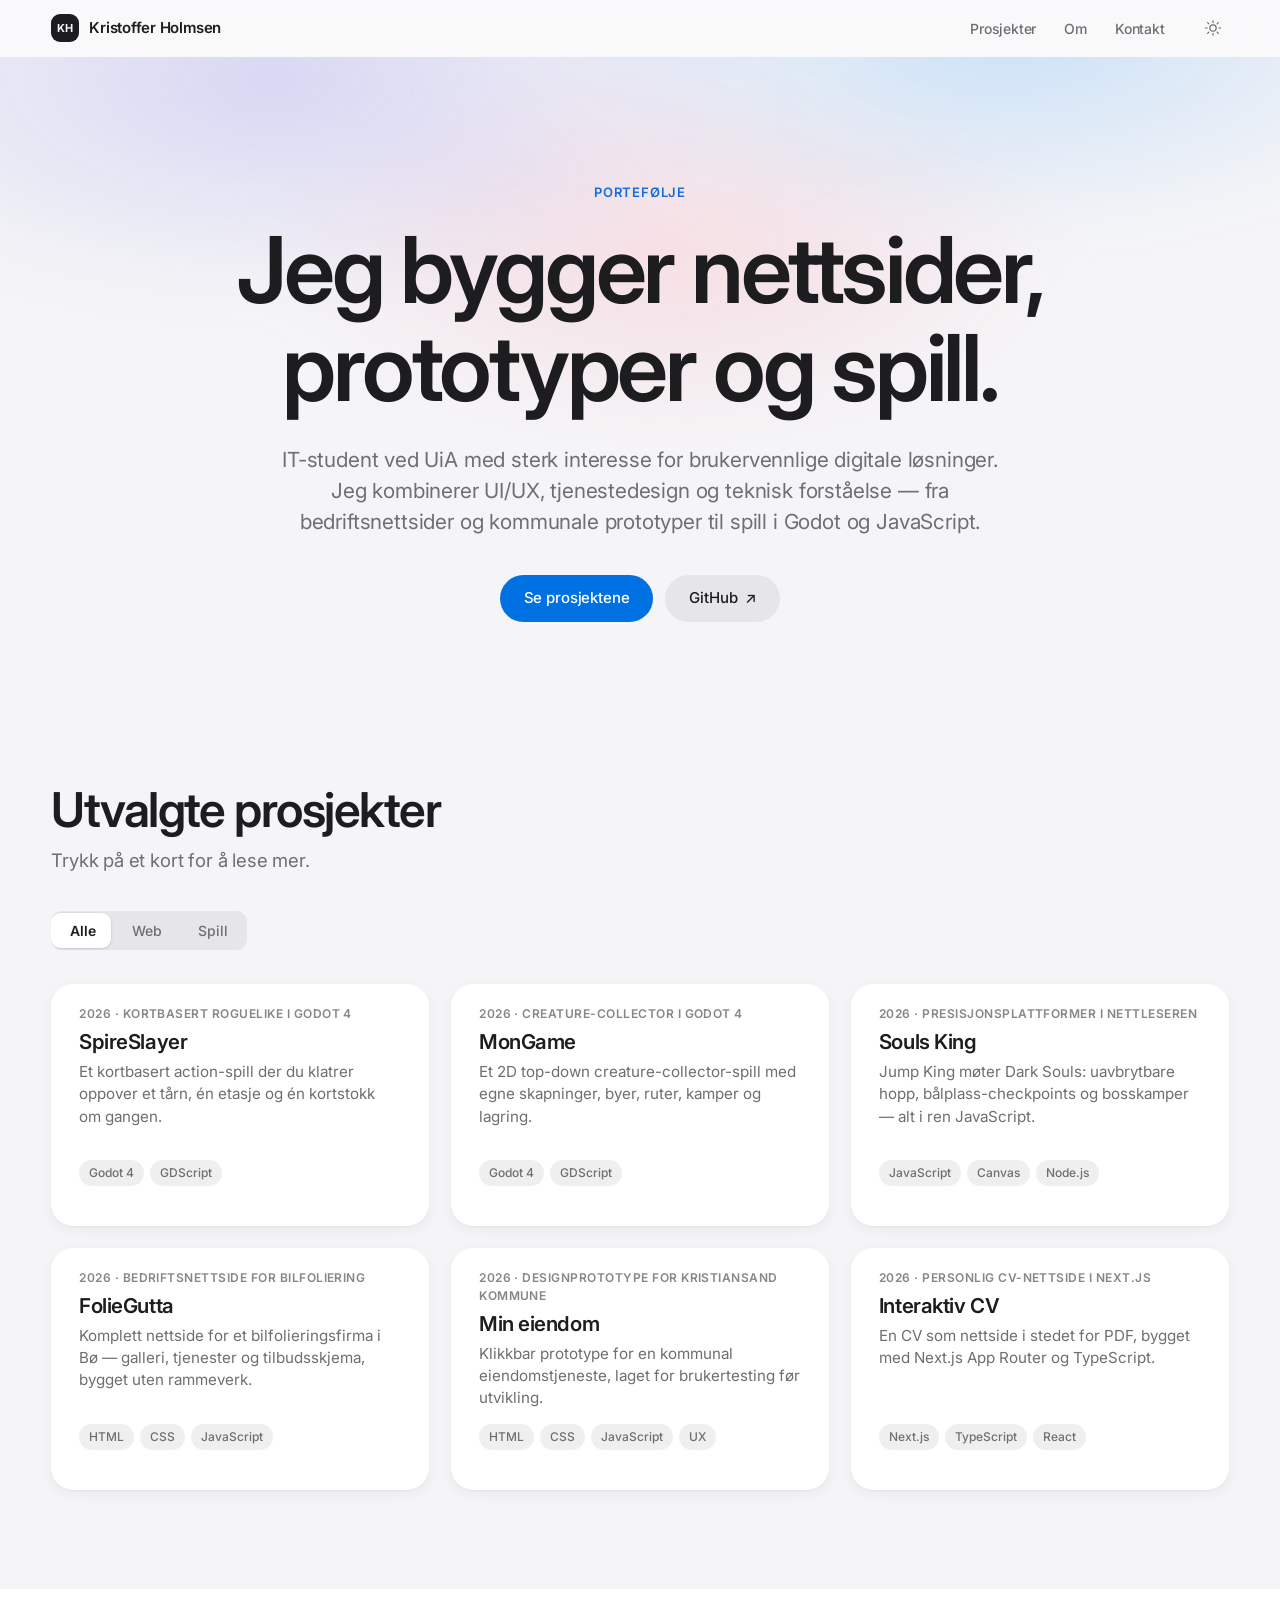
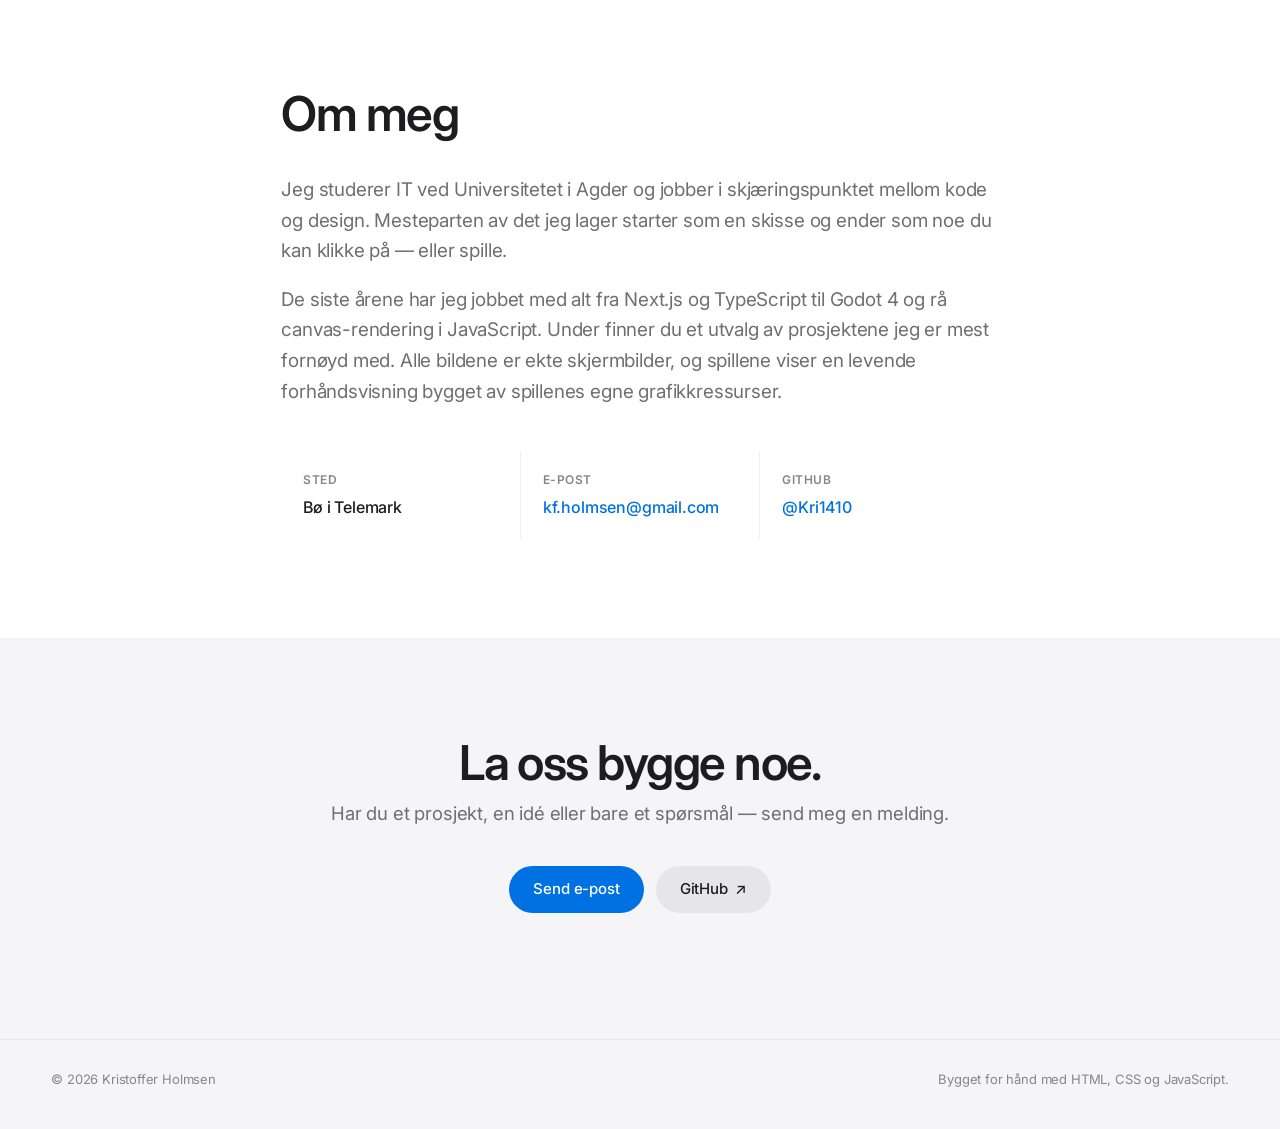
<file: index.html>
<!DOCTYPE html>
<html lang="no" data-theme="auto">
<head>
  <meta charset="utf-8">
  <meta name="viewport" content="width=device-width, initial-scale=1, viewport-fit=cover">
  <title>Kristoffer Holmsen — Portefølje</title>
  <meta name="description" content="Utvalgte prosjekter av Kristoffer Holmsen — nettsider, prototyper og spill.">
  <meta name="color-scheme" content="light dark">
  <meta name="theme-color" content="#f5f5f7" media="(prefers-color-scheme: light)">
  <meta name="theme-color" content="#000000" media="(prefers-color-scheme: dark)">

  <link rel="preconnect" href="https://fonts.googleapis.com">
  <link rel="preconnect" href="https://fonts.gstatic.com" crossorigin>
  <link href="https://fonts.googleapis.com/css2?family=Inter:wght@400;500;600;700&display=swap" rel="stylesheet">
  <link rel="stylesheet" href="css/style.css">
  <link rel="icon" href="data:image/svg+xml,<svg xmlns='http://www.w3.org/2000/svg' viewBox='0 0 100 100'><text y='.9em' font-size='90'>◈</text></svg>">
</head>
<body>
  <a class="skip-link" href="#prosjekter">Hopp til prosjekter</a>

  <!-- ============ Navigasjon ============ -->
  <header class="nav" id="nav">
    <nav class="nav__inner" aria-label="Hovedmeny">
      <a class="nav__brand" href="#top">
        <span class="nav__mark" aria-hidden="true">KH</span>
        <span class="nav__name">Kristoffer Holmsen</span>
      </a>

      <ul class="nav__links">
        <li><a href="#prosjekter">Prosjekter</a></li>
        <li><a href="#om">Om</a></li>
        <li><a href="#kontakt">Kontakt</a></li>
      </ul>

      <button class="theme-toggle" id="themeToggle" type="button"
              aria-label="Bytt fargetema" title="Bytt fargetema">
        <svg class="theme-toggle__icon theme-toggle__icon--sun" viewBox="0 0 24 24" aria-hidden="true">
          <circle cx="12" cy="12" r="4.2"/>
          <g stroke-linecap="round">
            <path d="M12 2.4v2.4M12 19.2v2.4M4.2 12H1.8M22.2 12h-2.4M6.5 6.5 4.8 4.8M19.2 19.2l-1.7-1.7M17.5 6.5l1.7-1.7M4.8 19.2l1.7-1.7"/>
          </g>
        </svg>
        <svg class="theme-toggle__icon theme-toggle__icon--moon" viewBox="0 0 24 24" aria-hidden="true">
          <path d="M20.5 14.6A8.6 8.6 0 0 1 9.4 3.5a8.6 8.6 0 1 0 11.1 11.1Z"/>
        </svg>
      </button>
    </nav>
  </header>

  <main id="top">
    <!-- ============ Hero ============ -->
    <section class="hero">
      <div class="hero__glow" aria-hidden="true"></div>
      <div class="wrap">
        <p class="hero__eyebrow reveal">Portefølje</p>
        <h1 class="hero__title reveal" id="heroTitle">Jeg bygger nettsider, apper og spill.</h1>
        <p class="hero__lede reveal" id="heroLede"></p>
        <div class="hero__actions reveal">
          <a class="btn btn--primary" href="#prosjekter">Se prosjektene</a>
          <a class="btn btn--ghost" id="heroGithub" href="https://github.com/Kri1410" target="_blank" rel="noopener">
            GitHub <span aria-hidden="true">↗</span>
          </a>
        </div>
      </div>
    </section>

    <!-- ============ Prosjekter ============ -->
    <section class="section" id="prosjekter">
      <div class="wrap">
        <header class="section__head reveal">
          <h2 class="section__title">Utvalgte prosjekter</h2>
          <p class="section__sub">Trykk på et kort for å lese mer.</p>
        </header>

        <div class="segmented reveal" id="filters" role="tablist" aria-label="Filtrer prosjekter">
          <span class="segmented__thumb" aria-hidden="true"></span>
        </div>

        <div class="grid" id="grid" aria-live="polite"></div>

        <p class="grid__empty" id="gridEmpty" hidden>Ingen prosjekter i denne kategorien ennå.</p>
      </div>
    </section>

    <!-- ============ Om ============ -->
    <section class="section section--alt" id="om">
      <div class="wrap wrap--narrow">
        <header class="section__head reveal">
          <h2 class="section__title">Om meg</h2>
        </header>
        <div class="prose reveal" id="aboutText"></div>

        <dl class="facts reveal" id="facts"></dl>
      </div>
    </section>

    <!-- ============ Kontakt ============ -->
    <section class="section section--contact" id="kontakt">
      <div class="wrap wrap--narrow center">
        <h2 class="section__title reveal">La oss bygge noe.</h2>
        <p class="section__sub reveal">Har du et prosjekt, en idé eller bare et spørsmål — send meg en melding.</p>
        <div class="hero__actions center reveal" id="contactActions"></div>
      </div>
    </section>
  </main>

  <footer class="footer">
    <div class="wrap footer__inner">
      <p>© <span id="year"></span> Kristoffer Holmsen</p>
      <p class="footer__meta">Bygget for hånd med HTML, CSS og JavaScript.</p>
    </div>
  </footer>

  <!-- ============ Detaljvisning (iOS-ark) ============ -->
  <div class="sheet-backdrop" id="sheetBackdrop" hidden></div>
  <div class="sheet" id="sheet" role="dialog" aria-modal="true" aria-labelledby="sheetTitle" hidden>
    <div class="sheet__grabber" aria-hidden="true"></div>
    <button class="sheet__close" id="sheetClose" type="button" aria-label="Lukk">
      <svg viewBox="0 0 24 24" aria-hidden="true"><path d="m6.6 6.6 10.8 10.8M17.4 6.6 6.6 17.4" stroke-linecap="round"/></svg>
    </button>
    <div class="sheet__scroll" id="sheetScroll"></div>
  </div>

  <script src="js/app.js" defer></script>
</body>
</html>
</file>
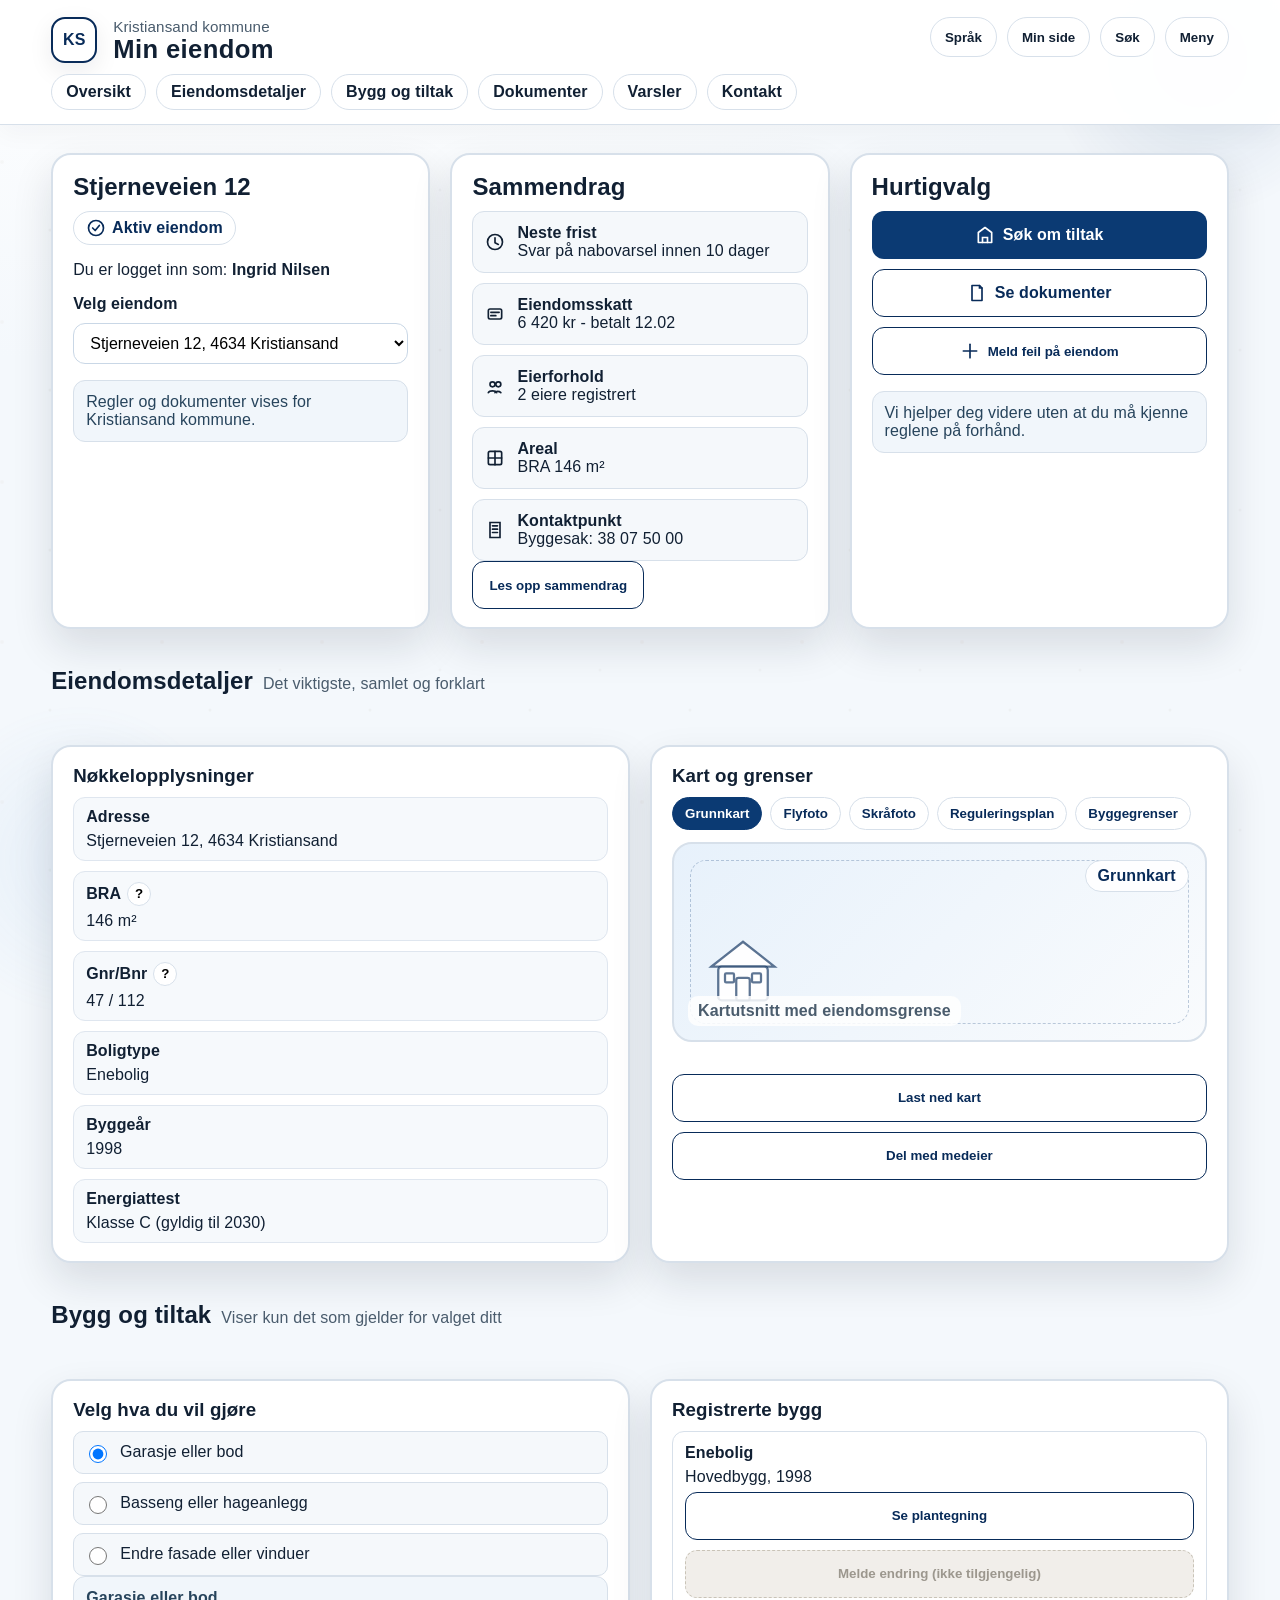
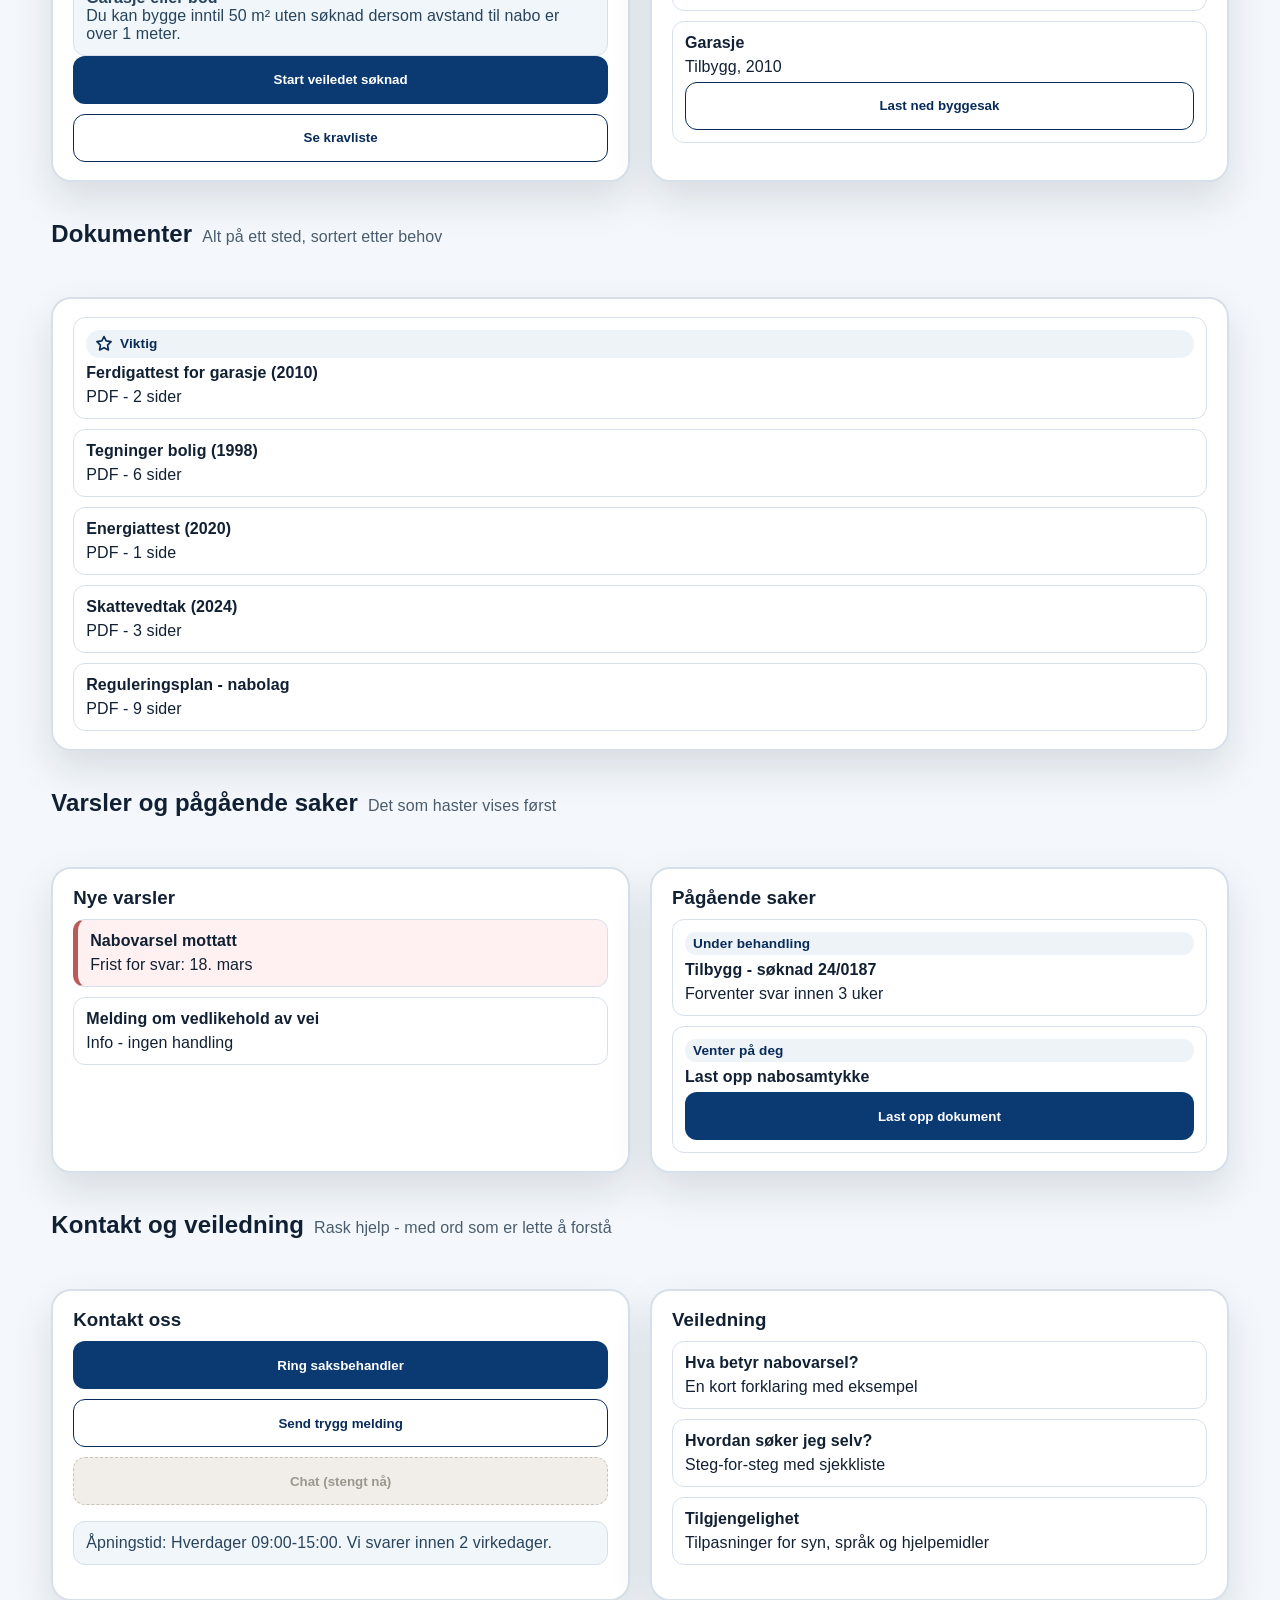
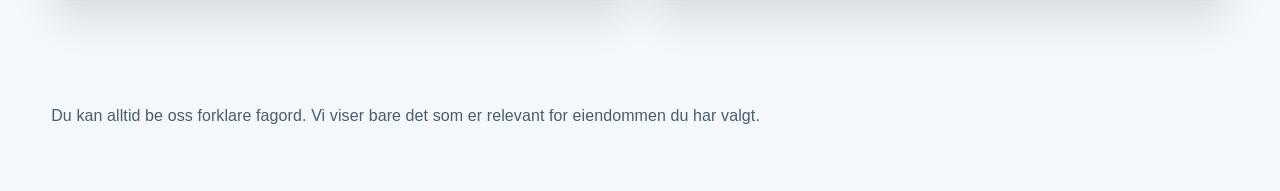
<file: sider/mineiendom/index.html>
<!DOCTYPE html>
<html lang="no">
<head>
  <meta charset="UTF-8" />
  <meta name="viewport" content="width=device-width, initial-scale=1" />
  <title>Min eiendom - Kristiansand kommune</title>
  <link rel="stylesheet" href="css/min-eiendom.css" />
</head>
<body>
  <div class="grain" aria-hidden="true"></div>
  <a class="skip" href="#innhold">Gå til innhold</a>

  <header>
    <div class="wrap">
      <div class="topbar">
        <div class="brand">
          <div class="seal" aria-hidden="true">KS</div>
          <div>
            <p class="subtitle">Kristiansand kommune</p>
            <h1 class="title">Min eiendom</h1>
          </div>
        </div>
        <div class="utility" aria-label="Hurtigvalg">
          <button class="utility-btn" type="button">Språk</button>
          <button class="utility-btn" type="button">Min side</button>
          <button class="utility-btn" type="button">Søk</button>
          <button class="utility-btn" type="button">Meny</button>
        </div>
      </div>
      <nav aria-label="Sider">
        <a href="#oversikt">Oversikt</a>
        <a href="#detaljer">Eiendomsdetaljer</a>
        <a href="#tiltak">Bygg og tiltak</a>
        <a href="#dokumenter">Dokumenter</a>
        <a href="#varsler">Varsler</a>
        <a href="#kontakt">Kontakt</a>
      </nav>
    </div>
  </header>

  <main id="innhold" class="wrap">
    <section id="oversikt" class="grid">
      <div class="hero">
        <article class="card">
          <h2 id="propertyName">Stjerneveien 12</h2>
          <div class="pill" aria-label="Status aktiv">
            <span class="icon" aria-hidden="true">
              <svg viewBox="0 0 24 24" role="presentation">
                <circle cx="12" cy="12" r="9" fill="none" stroke="currentColor" stroke-width="2" />
                <path d="M8 12l3 3 5-6" fill="none" stroke="currentColor" stroke-width="2" stroke-linecap="round" stroke-linejoin="round" />
              </svg>
            </span>
            Aktiv eiendom
          </div>
          <p>Du er logget inn som: <strong>Ingrid Nilsen</strong></p>
          <div class="switcher">
            <label for="property">Velg eiendom</label>
            <select id="property" name="property">
              <option value="Stjerneveien 12, 4634 Kristiansand" data-municipality="Kristiansand kommune" selected>Stjerneveien 12, 4634 Kristiansand</option>
              <option value="Solbakken 5 (Hytte), 4790 Lillesand" data-municipality="Lillesand kommune">Solbakken 5 (Hytte), 4790 Lillesand</option>
            </select>
          </div>
          <p class="info-note" id="municipalityNote">Regler og dokumenter vises for Kristiansand kommune.</p>
        </article>

        <article class="card">
          <h2>Sammendrag</h2>
          <div class="stats">
            <div class="stat">
              <span class="icon" aria-hidden="true">
                <svg viewBox="0 0 24 24" role="presentation">
                  <circle cx="12" cy="12" r="9" fill="none" stroke="currentColor" stroke-width="2" />
                  <path d="M12 7v6l4 2" fill="none" stroke="currentColor" stroke-width="2" stroke-linecap="round" stroke-linejoin="round" />
                </svg>
              </span>
              <div>
                <strong>Neste frist</strong>
                <span>Svar på nabovarsel innen 10 dager</span>
              </div>
            </div>
            <div class="stat">
              <span class="icon" aria-hidden="true">
                <svg viewBox="0 0 24 24" role="presentation">
                  <rect x="4" y="6" width="16" height="12" rx="2" fill="none" stroke="currentColor" stroke-width="2" />
                  <path d="M7 10h10M7 14h6" fill="none" stroke="currentColor" stroke-width="2" stroke-linecap="round" />
                </svg>
              </span>
              <div>
                <strong>Eiendomsskatt</strong>
                <span>6 420 kr - betalt 12.02</span>
              </div>
            </div>
            <div class="stat">
              <span class="icon" aria-hidden="true">
                <svg viewBox="0 0 24 24" role="presentation">
                  <circle cx="9" cy="10" r="3" fill="none" stroke="currentColor" stroke-width="2" />
                  <circle cx="16" cy="10" r="3" fill="none" stroke="currentColor" stroke-width="2" />
                  <path d="M4 20c1.5-3 8.5-3 10 0M12 20c1-2 5-2 7 0" fill="none" stroke="currentColor" stroke-width="2" stroke-linecap="round" />
                </svg>
              </span>
              <div>
                <strong>Eierforhold</strong>
                <span>2 eiere registrert</span>
              </div>
            </div>
            <div class="stat">
              <span class="icon" aria-hidden="true">
                <svg viewBox="0 0 24 24" role="presentation">
                  <rect x="4" y="4" width="16" height="16" rx="2" fill="none" stroke="currentColor" stroke-width="2" />
                  <path d="M4 12h16M12 4v16" fill="none" stroke="currentColor" stroke-width="2" stroke-linecap="round" />
                </svg>
              </span>
              <div>
                <strong>Areal</strong>
                <span>BRA 146 m²</span>
              </div>
            </div>
            <div class="stat">
              <span class="icon" aria-hidden="true">
                <svg viewBox="0 0 24 24" role="presentation">
                  <path d="M6 3h12v18H6z" fill="none" stroke="currentColor" stroke-width="2" />
                  <path d="M9 7h6M9 11h6M9 15h6" fill="none" stroke="currentColor" stroke-width="2" stroke-linecap="round" />
                </svg>
              </span>
              <div>
                <strong>Kontaktpunkt</strong>
                <span>Byggesak: 38 07 50 00</span>
              </div>
            </div>
          </div>
          <button class="btn secondary" id="tts" type="button">Les opp sammendrag</button>
        </article>

        <article class="card">
          <h2>Hurtigvalg</h2>
          <div class="actions">
            <a class="btn" href="#tiltak">
              <span class="icon" aria-hidden="true">
                <svg viewBox="0 0 24 24" role="presentation">
                  <path d="M12 3l8 6v12H4V9z" fill="none" stroke="currentColor" stroke-width="2" stroke-linejoin="round" />
                  <path d="M9 21v-6h6v6" fill="none" stroke="currentColor" stroke-width="2" stroke-linecap="round" />
                </svg>
              </span>
              Søk om tiltak
            </a>
            <a class="btn secondary" href="#dokumenter">
              <span class="icon" aria-hidden="true">
                <svg viewBox="0 0 24 24" role="presentation">
                  <path d="M6 3h9l3 3v15H6z" fill="none" stroke="currentColor" stroke-width="2" stroke-linejoin="round" />
                  <path d="M15 3v3h3" fill="none" stroke="currentColor" stroke-width="2" stroke-linecap="round" />
                </svg>
              </span>
              Se dokumenter
            </a>
            <button class="btn secondary" type="button">
              <span class="icon" aria-hidden="true">
                <svg viewBox="0 0 24 24" role="presentation">
                  <path d="M4 12h16" fill="none" stroke="currentColor" stroke-width="2" stroke-linecap="round" />
                  <path d="M12 4v16" fill="none" stroke="currentColor" stroke-width="2" stroke-linecap="round" />
                </svg>
              </span>
              Meld feil på eiendom
            </button>
          </div>
          <p class="info-note">Vi hjelper deg videre uten at du må kjenne reglene på forhånd.</p>
        </article>
      </div>
    </section>

    <section id="detaljer" class="grid">
      <div class="section-title">
        <h2>Eiendomsdetaljer</h2>
        <span>Det viktigste, samlet og forklart</span>
      </div>
      <div class="two-col">
        <div class="card">
          <h3>Nøkkelopplysninger</h3>
          <div class="facts">
            <div class="fact">
              <label>Adresse</label>
              <span>Stjerneveien 12, 4634 Kristiansand</span>
            </div>
            <div class="fact">
              <label class="tooltip">
                BRA
                <span class="tip-wrap">
                  <button class="tip-btn" type="button" aria-describedby="tip-bra" aria-label="Hva betyr BRA">?</button>
                  <span class="tip-text" id="tip-bra" role="tooltip">BRA er bruksareal: summen av gulvareal innenfor boligen, målt etter gjeldende standard.</span>
                </span>
              </label>
              <span>146 m²</span>
            </div>
            <div class="fact">
              <label class="tooltip">
                Gnr/Bnr
                <span class="tip-wrap">
                  <button class="tip-btn" type="button" aria-describedby="tip-gnr" aria-label="Hva betyr gårds- og bruksnummer">?</button>
                  <span class="tip-text" id="tip-gnr" role="tooltip">Gårds- og bruksnummer identifiserer eiendommen i matrikkelen.</span>
                </span>
              </label>
              <span>47 / 112</span>
            </div>
            <div class="fact">
              <label>Boligtype</label>
              <span>Enebolig</span>
            </div>
            <div class="fact">
              <label>Byggeår</label>
              <span>1998</span>
            </div>
            <div class="fact">
              <label>Energiattest</label>
              <span>Klasse C (gyldig til 2030)</span>
            </div>
          </div>
        </div>
        <div class="card">
          <h3>Kart og grenser</h3>
          <div class="map-toolbar" role="tablist" aria-label="Velg karttype">
            <button class="chip active" type="button" role="tab" aria-selected="true" aria-controls="map-grunnkart" data-map="grunnkart">Grunnkart</button>
            <button class="chip" type="button" role="tab" aria-selected="false" aria-controls="map-flyfoto" data-map="flyfoto">Flyfoto</button>
            <button class="chip" type="button" role="tab" aria-selected="false" aria-controls="map-skrafo" data-map="skrafo">Skråfoto</button>
            <button class="chip" type="button" role="tab" aria-selected="false" aria-controls="map-regulering" data-map="regulering">Reguleringsplan</button>
            <button class="chip" type="button" role="tab" aria-selected="false" aria-controls="map-byggegrenser" data-map="byggegrenser">Byggegrenser</button>
          </div>
          <div class="map-stage" role="region" aria-label="Kartvisning">
            <figure id="map-grunnkart" class="map map-panel active" role="img" aria-label="Grunnkart med eiendomsgrense">
              <span class="map-label">Grunnkart</span>
              <svg class="map-building" viewBox="0 0 80 80" aria-hidden="true" focusable="false">
                <polygon points="12,36 40,14 68,36" />
                <rect x="18" y="36" width="44" height="30" rx="3" />
                <rect x="34" y="46" width="12" height="20" rx="2" />
                <rect x="24" y="42" width="8" height="8" rx="1" />
                <rect x="48" y="42" width="8" height="8" rx="1" />
              </svg>
            </figure>
            <figure id="map-flyfoto" class="map map-panel" role="img" aria-label="Flyfoto av eiendommen">
              <span class="map-label">Flyfoto</span>
              <svg class="map-building" viewBox="0 0 80 80" aria-hidden="true" focusable="false">
                <polygon points="12,36 40,14 68,36" />
                <rect x="18" y="36" width="44" height="30" rx="3" />
                <rect x="34" y="46" width="12" height="20" rx="2" />
                <rect x="24" y="42" width="8" height="8" rx="1" />
                <rect x="48" y="42" width="8" height="8" rx="1" />
              </svg>
            </figure>
            <figure id="map-skrafo" class="map map-panel" role="img" aria-label="Skråfoto av eiendommen">
              <span class="map-label">Skråfoto</span>
              <svg class="map-building" viewBox="0 0 80 80" aria-hidden="true" focusable="false">
                <polygon points="12,36 40,14 68,36" />
                <rect x="18" y="36" width="44" height="30" rx="3" />
                <rect x="34" y="46" width="12" height="20" rx="2" />
                <rect x="24" y="42" width="8" height="8" rx="1" />
                <rect x="48" y="42" width="8" height="8" rx="1" />
              </svg>
            </figure>
            <figure id="map-regulering" class="map map-panel" role="img" aria-label="Reguleringsplan med arealformål">
              <span class="map-label">Reguleringsplan</span>
              <svg class="map-building" viewBox="0 0 80 80" aria-hidden="true" focusable="false">
                <polygon points="12,36 40,14 68,36" />
                <rect x="18" y="36" width="44" height="30" rx="3" />
                <rect x="34" y="46" width="12" height="20" rx="2" />
                <rect x="24" y="42" width="8" height="8" rx="1" />
                <rect x="48" y="42" width="8" height="8" rx="1" />
              </svg>
            </figure>
            <figure id="map-byggegrenser" class="map map-panel" role="img" aria-label="Byggegrenser og utnyttelse">
              <span class="map-label">Byggegrenser</span>
              <svg class="map-building" viewBox="0 0 80 80" aria-hidden="true" focusable="false">
                <polygon points="12,36 40,14 68,36" />
                <rect x="18" y="36" width="44" height="30" rx="3" />
                <rect x="34" y="46" width="12" height="20" rx="2" />
                <rect x="24" y="42" width="8" height="8" rx="1" />
                <rect x="48" y="42" width="8" height="8" rx="1" />
              </svg>
            </figure>
          </div>
          <div class="actions" style="margin-top: 12px;">
            <button class="btn secondary" type="button">Last ned kart</button>
            <button class="btn secondary" type="button">Del med medeier</button>
          </div>
        </div>
      </div>
    </section>

    <section id="tiltak" class="grid">
      <div class="section-title">
        <h2>Bygg og tiltak</h2>
        <span>Viser kun det som gjelder for valget ditt</span>
      </div>
      <div class="two-col">
        <div class="card">
          <h3>Velg hva du vil gjøre</h3>
          <div class="radio-group" role="radiogroup" aria-label="Velg tiltak">
            <label><input type="radio" name="tiltak" value="garasje" checked> Garasje eller bod</label>
            <label><input type="radio" name="tiltak" value="basseng"> Basseng eller hageanlegg</label>
            <label><input type="radio" name="tiltak" value="fasade"> Endre fasade eller vinduer</label>
          </div>
          <div class="info-note" id="contextBox" aria-live="polite">
            <strong>Garasje eller bod</strong><br>
            Du kan bygge inntil 50 m² uten søknad dersom avstand til nabo er over 1 meter.
          </div>
          <div class="actions">
            <button class="btn" type="button">Start veiledet søknad</button>
            <button class="btn secondary" type="button">Se kravliste</button>
          </div>
        </div>
        <div class="card">
          <h3>Registrerte bygg</h3>
          <div class="list">
            <div class="list-item">
              <strong>Enebolig</strong>
              <span>Hovedbygg, 1998</span>
              <div class="actions">
                <button class="btn secondary" type="button">Se plantegning</button>
                <button class="btn disabled" type="button" disabled aria-disabled="true">Melde endring (ikke tilgjengelig)</button>
              </div>
            </div>
            <div class="list-item">
              <strong>Garasje</strong>
              <span>Tilbygg, 2010</span>
              <div class="actions">
                <button class="btn secondary" type="button">Last ned byggesak</button>
              </div>
            </div>
          </div>
        </div>
      </div>
    </section>

    <section id="dokumenter" class="grid">
      <div class="section-title">
        <h2>Dokumenter</h2>
        <span>Alt på ett sted, sortert etter behov</span>
      </div>
      <div class="card">
        <div class="list">
          <div class="list-item">
            <span class="tag">
              <span class="icon" aria-hidden="true">
                <svg viewBox="0 0 24 24" role="presentation">
                  <path d="M12 3l2.6 5.3 5.9.9-4.2 4.1 1 5.9-5.3-2.8-5.3 2.8 1-5.9-4.2-4.1 5.9-.9z" fill="none" stroke="currentColor" stroke-width="2" stroke-linejoin="round" />
                </svg>
              </span>
              Viktig
            </span>
            <strong>Ferdigattest for garasje (2010)</strong>
            <span>PDF - 2 sider</span>
          </div>
          <div class="list-item">
            <strong>Tegninger bolig (1998)</strong>
            <span>PDF - 6 sider</span>
          </div>
          <div class="list-item">
            <strong>Energiattest (2020)</strong>
            <span>PDF - 1 side</span>
          </div>
          <div class="list-item">
            <strong>Skattevedtak (2024)</strong>
            <span>PDF - 3 sider</span>
          </div>
          <div class="list-item">
            <strong>Reguleringsplan - nabolag</strong>
            <span>PDF - 9 sider</span>
          </div>
        </div>
      </div>
    </section>

    <section id="varsler" class="grid">
      <div class="section-title">
        <h2>Varsler og pågående saker</h2>
        <span>Det som haster vises først</span>
      </div>
      <div class="two-col">
        <div class="card">
          <h3>Nye varsler</h3>
          <div class="list">
            <div class="list-item alert">
              <strong>Nabovarsel mottatt</strong>
              <span>Frist for svar: 18. mars</span>
            </div>
            <div class="list-item">
              <strong>Melding om vedlikehold av vei</strong>
              <span>Info - ingen handling</span>
            </div>
          </div>
        </div>
        <div class="card">
          <h3>Pågående saker</h3>
          <div class="list">
            <div class="list-item">
              <span class="tag">Under behandling</span>
              <strong>Tilbygg - søknad 24/0187</strong>
              <span>Forventer svar innen 3 uker</span>
            </div>
            <div class="list-item">
              <span class="tag">Venter på deg</span>
              <strong>Last opp nabosamtykke</strong>
              <div class="actions">
                <button class="btn" type="button">Last opp dokument</button>
              </div>
            </div>
          </div>
        </div>
      </div>
    </section>

    <section id="kontakt" class="grid">
      <div class="section-title">
        <h2>Kontakt og veiledning</h2>
        <span>Rask hjelp - med ord som er lette å forstå</span>
      </div>
      <div class="two-col">
        <div class="card">
          <h3>Kontakt oss</h3>
          <div class="actions">
            <button class="btn" type="button">Ring saksbehandler</button>
            <button class="btn secondary" type="button">Send trygg melding</button>
            <button class="btn disabled" type="button" disabled aria-disabled="true">Chat (stengt nå)</button>
          </div>
          <p class="info-note">Åpningstid: Hverdager 09:00-15:00. Vi svarer innen 2 virkedager.</p>
        </div>
        <div class="card">
          <h3>Veiledning</h3>
          <div class="list">
            <div class="list-item">
              <strong>Hva betyr nabovarsel?</strong>
              <span>En kort forklaring med eksempel</span>
            </div>
            <div class="list-item">
              <strong>Hvordan søker jeg selv?</strong>
              <span>Steg-for-steg med sjekkliste</span>
            </div>
            <div class="list-item">
              <strong>Tilgjengelighet</strong>
              <span>Tilpasninger for syn, språk og hjelpemidler</span>
            </div>
          </div>
        </div>
      </div>
    </section>
  </main>

  <footer class="wrap">
    <p>Du kan alltid be oss forklare fagord. Vi viser bare det som er relevant for eiendommen du har valgt.</p>
  </footer>

  <script src="js/min-eiendom.js"></script>
</body>
</html>
</file>
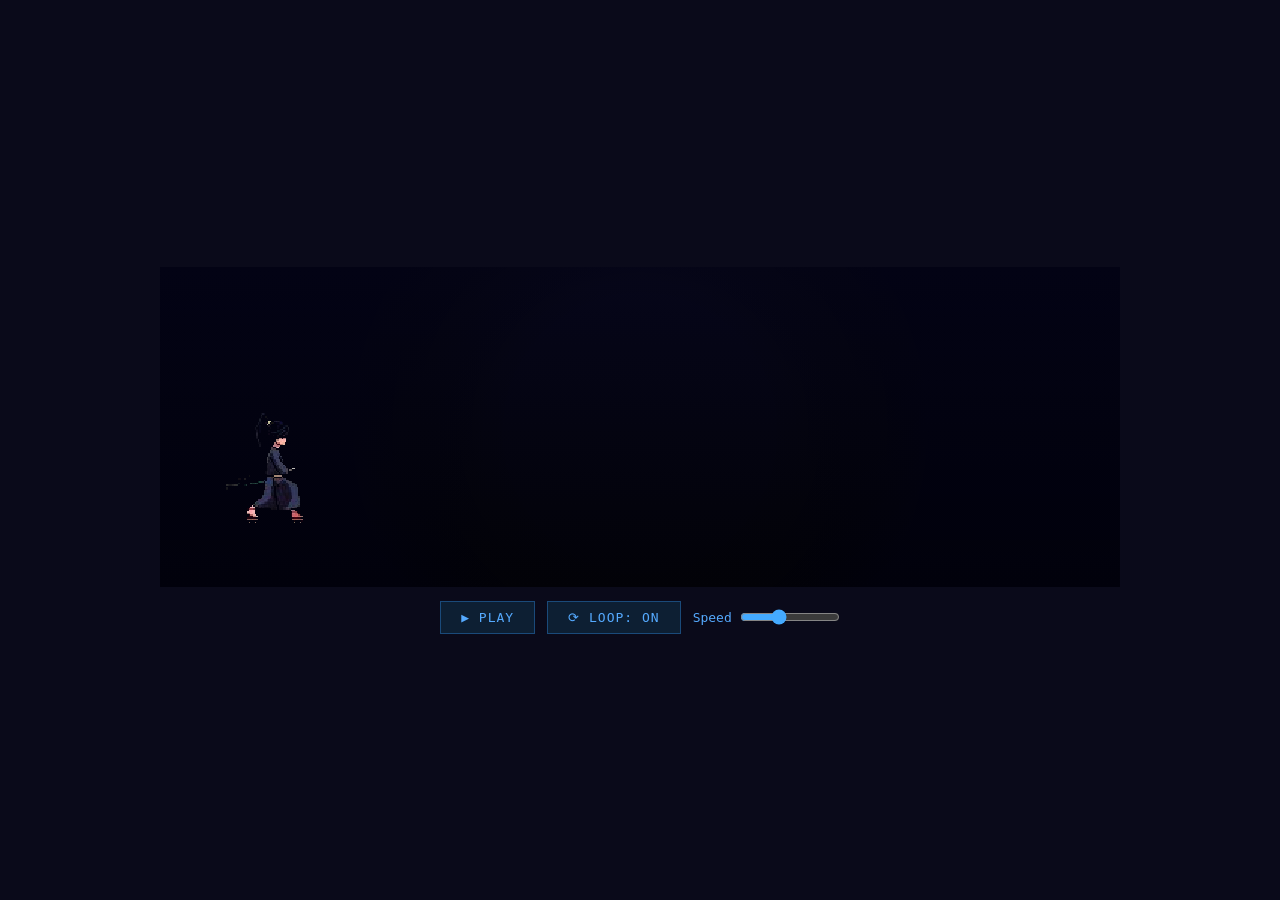
<file: sider/soulsking/assets/characters/samurai/specialMove/attack_animation (1).html>
<!DOCTYPE html>
<html lang="en">
<head>
<meta charset="UTF-8">
<title>Ninja - Moonveil Strike</title>
<style>
  * { margin: 0; padding: 0; box-sizing: border-box; }
  body {
    background: #0a0a1a;
    display: flex;
    flex-direction: column;
    align-items: center;
    justify-content: center;
    min-height: 100vh;
    font-family: monospace;
    color: #7af;
  }
  canvas { display: block; }
  .controls { margin-top: 14px; display: flex; gap: 12px; align-items: center; }
  button { background: #0d1f33; color: #5af; border: 1px solid #1a4a7a; padding: 8px 20px; cursor: pointer; font-family: monospace; font-size: 13px; letter-spacing: 1px; }
  button:hover { background: #1a3a5a; color: #9df; }
  label { display: flex; align-items: center; gap: 8px; font-size: 13px; color: #5af; }
  input[type=range] { width: 100px; accent-color: #4af; }
</style>
</head>
<body>
<canvas id="c" width="960" height="320"></canvas>
<div class="controls">
  <button id="btnPlay">&#9654; PLAY</button>
  <button id="btnLoop">&#x27F3; LOOP: ON</button>
  <label>Speed <input type="range" id="speed" min="1" max="20" value="8"></label>
</div>
<script>
const SPRITE_DATA = "[data-uri]";
const canvas = document.getElementById('c');
const ctx = canvas.getContext('2d');

const FRAME_COUNT = 7;
const SPRITE_W = 110;
const SPRITE_H = 128;
const SCALE = 1.5;
const DRAW_W = SPRITE_W * SCALE;
const DRAW_H = SPRITE_H * SCALE;
const SPRITE_X = 30;
const SPRITE_Y = (canvas.height - DRAW_H) / 2;

let frame = 0;
let playing = false;
let looping = true;
let fps = 8;
let lastTime = 0;
let slashes = [];
let screenShake = { x: 0, y: 0, intensity: 0 };
let flashAlpha = 0;
let chargeParticles = [];
let afterImages = [];
let groundWaves = [];
let lightningBolts = [];
let ambientParticles = [];
let timeDistortion = 0;

const offscreen = document.createElement('canvas');
offscreen.width = 768;
offscreen.height = 128;
const offCtx = offscreen.getContext('2d');

const img = new Image();
img.src = SPRITE_DATA;
img.onload = () => {
  offCtx.drawImage(img, 0, 0);
  const imageData = offCtx.getImageData(0, 0, 768, 128);
  const data = imageData.data;
  for (let i = 0; i < data.length; i += 4) {
    const r = data[i], g = data[i+1], b = data[i+2];
    if (r < 30 && g < 30 && b < 30) {
      data[i+3] = 0;
    } else if (r < 60 && g < 60 && b < 60) {
      const brightness = Math.max(r, g, b);
      data[i+3] = Math.floor((brightness / 60) * 255);
    }
  }
  offCtx.putImageData(imageData, 0, 0);
};

// Spawn ambient floating particles
function spawnAmbientParticles() {
  for (let i = 0; i < 3; i++) {
    ambientParticles.push({
      x: Math.random() * canvas.width,
      y: Math.random() * canvas.height,
      vx: (Math.random() - 0.5) * 0.3,
      vy: -Math.random() * 0.5 - 0.2,
      life: 1.0,
      size: Math.random() * 2.5 + 0.8,
      hue: 220 + Math.random() * 30,
      trail: []
    });
  }
}

function spawnChargeEffect() {
  const cx = SPRITE_X + DRAW_W * 0.5;
  const cy = SPRITE_Y + DRAW_H * 0.5;
  for (let i = 0; i < 35; i++) {
    const ang = Math.random() * Math.PI * 2;
    const dist = 60 + Math.random() * 100;
    chargeParticles.push({
      x: cx + Math.cos(ang) * dist,
      y: cy + Math.sin(ang) * dist,
      tx: cx + (Math.random() - 0.5) * 20,
      ty: cy + (Math.random() - 0.5) * 20,
      life: 1.0,
      size: Math.random() * 3.5 + 1.5,
      hue: 220 + Math.random() * 30,
      speed: 0.04 + Math.random() * 0.03,
      trail: []
    });
  }
}

function spawnLightning(x1, y1, x2, y2) {
  const segments = [];
  const steps = 8 + Math.floor(Math.random() * 6);
  let cx = x1, cy = y1;
  for (let i = 0; i <= steps; i++) {
    const t = i / steps;
    const tx = x1 + (x2 - x1) * t + (Math.random() - 0.5) * 40;
    const ty = y1 + (y2 - y1) * t + (Math.random() - 0.5) * 30;
    segments.push({ x: i === 0 ? x1 : (i === steps ? x2 : tx), y: i === 0 ? y1 : (i === steps ? y2 : ty) });
  }
  lightningBolts.push({ segments, life: 1.0, hue: 225 + Math.random() * 20 });
}

function spawnSlash() {
  const originX = SPRITE_X + DRAW_W * 0.88;
  const originY = SPRITE_Y + DRAW_H * 0.46;
  const sparks = [];
  for (let i = 0; i < 100; i++) {
    const ang = Math.random() * Math.PI * 2;
    const spd = Math.random() * 6 + 1.5;
    sparks.push({
      x: originX + (Math.random()-0.5)*30,
      y: originY + (Math.random()-0.5)*60,
      vx: Math.cos(ang) * spd + 4,
      vy: Math.sin(ang) * spd,
      life: 1.0,
      size: Math.random() * 4.5 + 1.5,
      hue: 215 + Math.random()*35,
      trail: []
    });
  }
  slashes.push({ x: originX, y: originY, vx: 11, age: 0, sparks, dead: false });

  // Screen shake
  screenShake.intensity = 12;

  // Flash
  flashAlpha = 0.6;

  // After image
  afterImages.push({ x: SPRITE_X, y: SPRITE_Y, frame: frame, alpha: 0.8, hue: 200 });

  // Ground energy wave
  groundWaves.push({
    x: originX,
    y: SPRITE_Y + DRAW_H * 0.85,
    radius: 10,
    maxRadius: 300,
    alpha: 0.8,
    speed: 8
  });

  // Lightning bolts from slash origin
  for (let i = 0; i < 3; i++) {
    const endX = originX + 100 + Math.random() * 200;
    const endY = originY + (Math.random() - 0.5) * 150;
    spawnLightning(originX, originY, endX, endY);
  }
}

function updateSlashes() {
  for (const s of slashes) {
    s.age += 0.028;
    s.x += s.vx;
    for (const p of s.sparks) {
      p.trail.push({ x: p.x, y: p.y, life: p.life });
      if (p.trail.length > 16) p.trail.shift();
      p.x += p.vx + s.vx * 0.85;
      p.y += p.vy;
      p.vy += 0.035;
      p.life -= 0.013;
    }
    s.sparks = s.sparks.filter(p => p.life > 0);
    if (s.x > canvas.width + 160 || s.age > 1.3) s.dead = true;
  }
  slashes = slashes.filter(s => !s.dead);

  // Screen shake decay
  if (screenShake.intensity > 0) {
    screenShake.x = (Math.random() - 0.5) * screenShake.intensity;
    screenShake.y = (Math.random() - 0.5) * screenShake.intensity;
    screenShake.intensity *= 0.88;
    if (screenShake.intensity < 0.3) screenShake.intensity = 0;
  }

  // Flash decay
  if (flashAlpha > 0) flashAlpha *= 0.85;

  // Charge particles
  for (const p of chargeParticles) {
    p.trail.push({ x: p.x, y: p.y, life: p.life });
    if (p.trail.length > 10) p.trail.shift();
    p.x += (p.tx - p.x) * p.speed;
    p.y += (p.ty - p.y) * p.speed;
    p.life -= 0.022;
  }
  chargeParticles = chargeParticles.filter(p => p.life > 0);

  // After images
  for (const a of afterImages) {
    a.alpha -= 0.025;
  }
  afterImages = afterImages.filter(a => a.alpha > 0);

  // Ground waves
  for (const w of groundWaves) {
    w.radius += w.speed;
    w.alpha *= 0.96;
  }
  groundWaves = groundWaves.filter(w => w.alpha > 0.01 && w.radius < w.maxRadius);

  // Lightning
  for (const l of lightningBolts) {
    l.life -= 0.06;
  }
  lightningBolts = lightningBolts.filter(l => l.life > 0);

  // Ambient particles
  for (const p of ambientParticles) {
    p.trail.push({ x: p.x, y: p.y });
    if (p.trail.length > 8) p.trail.shift();
    p.x += p.vx;
    p.y += p.vy;
    p.life -= 0.008;
  }
  ambientParticles = ambientParticles.filter(p => p.life > 0);

  // Time distortion
  if (timeDistortion > 0) timeDistortion *= 0.92;
}

function drawLightning() {
  for (const bolt of lightningBolts) {
    const a = bolt.life;
    // Outer glow
    ctx.save();
    ctx.globalAlpha = a * 0.4;
    ctx.strokeStyle = 'hsl(' + bolt.hue + ',100%,70%)';
    ctx.lineWidth = 6;
    ctx.shadowBlur = 20;
    ctx.shadowColor = 'hsl(' + bolt.hue + ',100%,80%)';
    ctx.beginPath();
    ctx.moveTo(bolt.segments[0].x, bolt.segments[0].y);
    for (let i = 1; i < bolt.segments.length; i++) {
      ctx.lineTo(bolt.segments[i].x, bolt.segments[i].y);
    }
    ctx.stroke();
    ctx.restore();

    // Inner bright core
    ctx.save();
    ctx.globalAlpha = a * 0.9;
    ctx.strokeStyle = 'rgba(220,245,255,' + a + ')';
    ctx.lineWidth = 2;
    ctx.shadowBlur = 10;
    ctx.shadowColor = 'white';
    ctx.beginPath();
    ctx.moveTo(bolt.segments[0].x, bolt.segments[0].y);
    for (let i = 1; i < bolt.segments.length; i++) {
      ctx.lineTo(bolt.segments[i].x, bolt.segments[i].y);
    }
    ctx.stroke();
    ctx.restore();
  }
}

function drawGroundWaves() {
  for (const w of groundWaves) {
    ctx.save();
    ctx.globalAlpha = w.alpha * 0.5;
    // Horizontal energy wave
    const grad = ctx.createLinearGradient(w.x - w.radius, w.y, w.x + w.radius, w.y);
    grad.addColorStop(0, 'rgba(10,15,100,0)');
    grad.addColorStop(0.3, 'rgba(25,40,180,' + (w.alpha * 0.6) + ')');
    grad.addColorStop(0.5, 'rgba(80,110,230,' + w.alpha + ')');
    grad.addColorStop(0.7, 'rgba(25,40,180,' + (w.alpha * 0.6) + ')');
    grad.addColorStop(1, 'rgba(10,15,100,0)');
    ctx.fillStyle = grad;
    ctx.fillRect(w.x - w.radius, w.y - 3, w.radius * 2, 6);

    // Vertical energy wisps
    ctx.shadowBlur = 15;
    ctx.shadowColor = 'rgba(30,50,180,0.8)';
    for (let i = 0; i < 8; i++) {
      const wx = w.x - w.radius + Math.random() * w.radius * 2;
      const wh = 10 + Math.random() * 25;
      ctx.globalAlpha = w.alpha * 0.3 * Math.random();
      ctx.fillStyle = 'rgba(50,80,200,0.8)';
      ctx.fillRect(wx - 1, w.y - wh, 2, wh);
    }
    ctx.restore();
  }
}

function drawChargeParticles() {
  ctx.save();
  for (const p of chargeParticles) {
    // Fading trail from dark to light
    if (p.trail.length > 1) {
      for (let t = 1; t < p.trail.length; t++) {
        const progress = t / p.trail.length;
        const lightness = 12 + progress * 45;
        ctx.globalAlpha = p.life * (0.1 + progress * 0.5);
        ctx.strokeStyle = 'hsl(' + p.hue + ',100%,' + lightness + '%)';
        ctx.lineWidth = p.size * progress * 0.8;
        ctx.beginPath();
        ctx.moveTo(p.trail[t-1].x, p.trail[t-1].y);
        ctx.lineTo(p.trail[t].x, p.trail[t].y);
        ctx.stroke();
      }
    }

    // Bright head
    ctx.globalAlpha = p.life;
    ctx.shadowBlur = 14;
    ctx.shadowColor = 'hsl(' + p.hue + ',100%,55%)';
    ctx.fillStyle = 'hsl(' + p.hue + ',80%,70%)';
    ctx.beginPath();
    ctx.arc(p.x, p.y, p.size * p.life, 0, Math.PI * 2);
    ctx.fill();

    // Connecting line toward center - deep blue
    ctx.globalAlpha = p.life * 0.15;
    ctx.strokeStyle = 'hsl(' + p.hue + ',100%,25%)';
    ctx.lineWidth = 0.5;
    ctx.beginPath();
    ctx.moveTo(p.x, p.y);
    ctx.lineTo(p.tx, p.ty);
    ctx.stroke();
  }
  ctx.restore();
}

function drawAmbientParticles() {
  ctx.save();
  for (const p of ambientParticles) {
    // Soft fading trail
    if (p.trail.length > 1) {
      for (let t = 1; t < p.trail.length; t++) {
        const progress = t / p.trail.length;
        ctx.globalAlpha = p.life * 0.15 * progress;
        ctx.strokeStyle = 'hsl(' + p.hue + ',100%,' + (15 + progress * 35) + '%)';
        ctx.lineWidth = p.size * 0.6;
        ctx.beginPath();
        ctx.moveTo(p.trail[t-1].x, p.trail[t-1].y);
        ctx.lineTo(p.trail[t].x, p.trail[t].y);
        ctx.stroke();
      }
    }
    ctx.globalAlpha = p.life * 0.5;
    ctx.shadowBlur = 10;
    ctx.shadowColor = 'hsl(' + p.hue + ',100%,50%)';
    ctx.fillStyle = 'hsl(' + p.hue + ',80%,65%)';
    ctx.beginPath();
    ctx.arc(p.x, p.y, p.size, 0, Math.PI * 2);
    ctx.fill();
  }
  ctx.restore();
}

function drawMoonSlash(s) {
  const cx = s.x;
  const cy = s.y;

  let alpha;
  if (s.age < 0.07) alpha = s.age / 0.07;
  else if (s.age < 0.65) alpha = 1.0;
  else alpha = Math.max(0, 1.0 - (s.age - 0.65) / 0.45);

  const R = 90;
  const innerR = 62;
  const innerOffX = 24;
  const sweep = Math.PI * 0.82;

  ctx.save();
  ctx.translate(cx, cy);

  // Rotation for more dynamic feel
  const rot = Math.sin(s.age * 4) * 0.04;
  ctx.rotate(rot);

  // Massive outer energy field - deep indigo
  const fieldR = R + 90;
  const fieldGrad = ctx.createRadialGradient(0, 0, 0, 0, 0, fieldR);
  fieldGrad.addColorStop(0.0, 'rgba(60,80,220,' + (alpha * 0.2) + ')');
  fieldGrad.addColorStop(0.2, 'rgba(30,40,180,' + (alpha * 0.15) + ')');
  fieldGrad.addColorStop(0.5, 'rgba(15,20,120,' + (alpha * 0.08) + ')');
  fieldGrad.addColorStop(1.0, 'rgba(5,5,60,0)');
  ctx.fillStyle = fieldGrad;
  ctx.beginPath(); ctx.arc(0, 0, fieldR, 0, Math.PI*2); ctx.fill();

  // Soft outer glow - deep blue core fading lighter
  const glowR = R + 55;
  const glowGrad = ctx.createRadialGradient(0, 0, 0, 0, 0, glowR);
  glowGrad.addColorStop(0.0, 'rgba(40,60,200,' + (alpha * 0.3) + ')');
  glowGrad.addColorStop(0.3, 'rgba(20,40,160,' + (alpha * 0.2) + ')');
  glowGrad.addColorStop(0.7, 'rgba(80,120,220,' + (alpha * 0.1) + ')');
  glowGrad.addColorStop(1.0, 'rgba(120,160,255,0)');
  ctx.fillStyle = glowGrad;
  ctx.beginPath(); ctx.arc(0, 0, glowR, 0, Math.PI*2); ctx.fill();

  // Crescent fill - 4 layered passes for richer look
  for (let pass = 3; pass >= 0; pass--) {
    const expand = pass * 10;
    const passAlpha = [0.4, 0.55, 0.7, 0.95][pass] * alpha;
    const passBlur = [40, 28, 16, 5][pass];
    ctx.save();
    ctx.shadowBlur = passBlur;
    ctx.shadowColor = 'rgba(30,50,180,1)';
    ctx.globalAlpha = passAlpha;
    const fillGrad = ctx.createLinearGradient(-(R+expand), 0, R+expand, 0);
    fillGrad.addColorStop(0.0, 'rgba(5,10,80,0.0)');
    fillGrad.addColorStop(0.15, 'rgba(15,25,140,0.4)');
    fillGrad.addColorStop(0.35, 'rgba(30,50,200,0.7)');
    fillGrad.addColorStop(0.55, 'rgba(60,90,230,0.9)');
    fillGrad.addColorStop(0.75, 'rgba(120,160,255,0.95)');
    fillGrad.addColorStop(0.9, 'rgba(180,210,255,1.0)');
    fillGrad.addColorStop(1.0, 'rgba(200,225,255,0.6)');
    ctx.fillStyle = fillGrad;
    ctx.beginPath();
    ctx.arc(0, 0, R + expand, -sweep, sweep, false);
    ctx.arc(-innerOffX, 0, innerR + expand*0.5, sweep, -sweep, true);
    ctx.closePath();
    ctx.fill();
    ctx.restore();
  }

  // Pulsing energy ring around the slash
  const pulseR = R + 15 + Math.sin(s.age * 20) * 8;
  ctx.save();
  ctx.globalAlpha = alpha * 0.3;
  ctx.strokeStyle = 'rgba(50,80,220,0.6)';
  ctx.lineWidth = 1.5;
  ctx.shadowBlur = 12;
  ctx.shadowColor = 'rgba(30,50,180,0.8)';
  ctx.beginPath();
  ctx.arc(0, 0, pulseR, -sweep * 0.9, sweep * 0.9);
  ctx.stroke();
  ctx.restore();

  // Sharp outer rim with double stroke
  ctx.save();
  ctx.globalAlpha = alpha;
  ctx.shadowBlur = 18;
  ctx.shadowColor = 'rgba(80,120,255,1)';
  ctx.strokeStyle = 'rgba(140,170,255,0.98)';
  ctx.lineWidth = 3.2;
  ctx.beginPath(); ctx.arc(0, 0, R, -sweep, sweep, false); ctx.stroke();
  // Second thinner rim - lighter fade
  ctx.strokeStyle = 'rgba(180,200,255,0.6)';
  ctx.lineWidth = 1;
  ctx.beginPath(); ctx.arc(0, 0, R + 4, -sweep, sweep, false); ctx.stroke();
  ctx.restore();

  // Inner concave edge
  ctx.save();
  ctx.globalAlpha = alpha * 0.65;
  ctx.shadowBlur = 8;
  ctx.shadowColor = 'rgba(30,50,180,1)';
  ctx.strokeStyle = 'rgba(70,100,220,0.85)';
  ctx.lineWidth = 1.8;
  ctx.beginPath(); ctx.arc(-innerOffX, 0, innerR, -sweep, sweep, false); ctx.stroke();
  ctx.restore();

  // Bright tip points with starburst
  const tipX = Math.cos(sweep) * R;
  const tipY = Math.sin(sweep) * R;
  for (let tip = 0; tip < 2; tip++) {
    const ty = tip === 0 ? -tipY : tipY;
    ctx.save();
    ctx.globalAlpha = alpha;
    ctx.shadowBlur = 28; ctx.shadowColor = 'rgba(100,140,255,1)';
    ctx.fillStyle = 'rgba(160,185,255,0.98)';
    ctx.beginPath(); ctx.arc(tipX, ty, 5, 0, Math.PI*2); ctx.fill();

    // Starburst rays from tips
    ctx.globalAlpha = alpha * 0.5;
    ctx.strokeStyle = 'rgba(80,120,240,0.7)';
    ctx.lineWidth = 1;
    for (let r = 0; r < 6; r++) {
      const rayAng = (r / 6) * Math.PI * 2 + s.age * 3;
      const rayLen = 12 + Math.sin(s.age * 10 + r) * 5;
      ctx.beginPath();
      ctx.moveTo(tipX, ty);
      ctx.lineTo(tipX + Math.cos(rayAng) * rayLen, ty + Math.sin(rayAng) * rayLen);
      ctx.stroke();
    }
    ctx.restore();
  }

  // Speed smear trail (enhanced with more layers)
  ctx.save();
  for (let i = 1; i <= 8; i++) {
    const smearX = -i * 30;
    const smearAlpha = (1 - i/9) * alpha * 0.3;
    ctx.globalAlpha = smearAlpha;
    ctx.shadowBlur = 12;
    ctx.shadowColor = 'rgba(20,40,160,0.8)';
    const smearGrad = ctx.createLinearGradient(smearX-20, 0, smearX+R*0.6, 0);
    smearGrad.addColorStop(0, 'rgba(5,10,100,0)');
    smearGrad.addColorStop(0.5, 'rgba(20,40,160,' + smearAlpha * 0.8 + ')');
    smearGrad.addColorStop(1, 'rgba(80,120,220,' + smearAlpha + ')');
    ctx.fillStyle = smearGrad;
    ctx.beginPath();
    ctx.arc(smearX, 0, R*(1-i*0.05), -Math.PI*0.45, Math.PI*0.45);
    ctx.arc(smearX-innerOffX, 0, innerR*(1-i*0.04), Math.PI*0.45, -Math.PI*0.45, true);
    ctx.closePath();
    ctx.fill();
  }
  ctx.restore();

  ctx.restore();

  // Enhanced sparkles with deep-to-light fading trails
  ctx.save();
  for (const p of s.sparks) {
    const pa = p.life * alpha;
    if (pa < 0.01) continue;

    // Long fading trail: deep dark blue at tail -> lighter at head
    if (p.trail.length > 1) {
      for (let t = 1; t < p.trail.length; t++) {
        const trailProgress = t / p.trail.length; // 0=old/dark, 1=new/light
        const trailAlpha = pa * (0.05 + trailProgress * 0.5);
        const lightness = 15 + trailProgress * 50; // 15% (very dark) -> 65% (lighter)
        const saturation = 100;
        ctx.globalAlpha = trailAlpha;
        ctx.strokeStyle = 'hsl(' + p.hue + ',' + saturation + '%,' + lightness + '%)';
        ctx.lineWidth = p.size * (0.3 + trailProgress * 0.8);
        ctx.shadowBlur = trailProgress * 8;
        ctx.shadowColor = 'hsl(' + p.hue + ',100%,' + (lightness + 10) + '%)';
        ctx.beginPath();
        ctx.moveTo(p.trail[t-1].x, p.trail[t-1].y);
        ctx.lineTo(p.trail[t].x, p.trail[t].y);
        ctx.stroke();
      }
      // Final segment: trail end to current position (brightest)
      const lastT = p.trail[p.trail.length - 1];
      ctx.globalAlpha = pa * 0.7;
      ctx.strokeStyle = 'hsl(' + p.hue + ',90%,70%)';
      ctx.lineWidth = p.size * 1.1;
      ctx.shadowBlur = 10;
      ctx.shadowColor = 'hsl(' + p.hue + ',100%,75%)';
      ctx.beginPath();
      ctx.moveTo(lastT.x, lastT.y);
      ctx.lineTo(p.x, p.y);
      ctx.stroke();
    }

    // Bright particle head
    ctx.globalAlpha = pa;
    ctx.shadowBlur = 16;
    ctx.shadowColor = 'hsl(' + p.hue + ',100%,60%)';
    ctx.fillStyle = 'hsl(' + p.hue + ',80%,75%)';
    ctx.beginPath(); ctx.arc(p.x, p.y, p.size * 0.9, 0, Math.PI*2); ctx.fill();

    // Inner bright core
    ctx.fillStyle = 'hsl(' + p.hue + ',50%,90%)';
    ctx.beginPath(); ctx.arc(p.x, p.y, p.size * 0.4, 0, Math.PI*2); ctx.fill();

    // Cross-shaped sparkle - lighter blue
    ctx.fillStyle = 'rgba(150,180,255,' + pa * 0.6 + ')';
    ctx.fillRect(p.x - p.size*2.5, p.y - p.size*0.25, p.size*5, p.size*0.5);
    ctx.fillRect(p.x - p.size*0.25, p.y - p.size*2.5, p.size*0.5, p.size*5);
  }
  ctx.restore();
}

function drawAfterImages() {
  if (!img.complete || img.naturalWidth === 0) return;
  for (const a of afterImages) {
    ctx.save();
    ctx.globalAlpha = a.alpha * 0.4;
    ctx.globalCompositeOperation = 'screen';
    // Tint with blue
    ctx.filter = 'hue-rotate(' + (a.hue - 30) + 'deg) brightness(1.5) saturate(2)';
    ctx.drawImage(offscreen, a.frame * SPRITE_W, 0, SPRITE_W, SPRITE_H, a.x - 3, a.y, DRAW_W, DRAW_H);
    ctx.restore();
  }
}

function drawVignette() {
  const grad = ctx.createRadialGradient(canvas.width/2, canvas.height/2, canvas.height * 0.4,
                                         canvas.width/2, canvas.height/2, canvas.height * 0.9);
  grad.addColorStop(0, 'rgba(0,0,0,0)');
  grad.addColorStop(1, 'rgba(0,0,15,0.5)');
  ctx.fillStyle = grad;
  ctx.fillRect(0, 0, canvas.width, canvas.height);
}

function draw(ts) {
  ctx.clearRect(0, 0, canvas.width, canvas.height);

  // Dark background with subtle gradient
  const bgGrad = ctx.createLinearGradient(0, 0, 0, canvas.height);
  bgGrad.addColorStop(0, '#06061a');
  bgGrad.addColorStop(1, '#020208');
  ctx.fillStyle = bgGrad;
  ctx.fillRect(0, 0, canvas.width, canvas.height);

  updateSlashes();
  if (playing && Math.random() < 0.3) spawnAmbientParticles();

  // Apply screen shake
  ctx.save();
  ctx.translate(screenShake.x, screenShake.y);

  // Vignette
  drawVignette();

  // Ambient particles (behind everything)
  drawAmbientParticles();

  // Charge particles
  drawChargeParticles();

  // Ground energy waves
  drawGroundWaves();

  // After images
  drawAfterImages();

  // Draw sprite
  if (img.complete && img.naturalWidth > 0) {
    ctx.save();
    ctx.imageSmoothingEnabled = false;

    // Character energy aura when charging (frames 2-4)
    if (playing && frame >= 2 && frame <= 4) {
      ctx.save();
      ctx.globalAlpha = 0.15 + Math.sin(ts * 0.01) * 0.05;
      ctx.shadowBlur = 30;
      ctx.shadowColor = 'rgba(30,50,200,0.8)';
      ctx.globalCompositeOperation = 'lighten';
      ctx.drawImage(offscreen, frame * SPRITE_W, 0, SPRITE_W, SPRITE_H,
        SPRITE_X - 4, SPRITE_Y - 4, DRAW_W + 8, DRAW_H + 8);
      ctx.restore();
    }

    ctx.globalCompositeOperation = 'lighten';
    ctx.drawImage(offscreen, frame * SPRITE_W, 0, SPRITE_W, SPRITE_H, SPRITE_X, SPRITE_Y, DRAW_W, DRAW_H);
    ctx.restore();
  }

  // Lightning
  drawLightning();

  // Slashes on top
  for (const s of slashes) drawMoonSlash(s);

  // Screen flash overlay
  if (flashAlpha > 0.01) {
    ctx.save();
    ctx.globalAlpha = flashAlpha;
    const flashGrad = ctx.createRadialGradient(SPRITE_X + DRAW_W * 0.88, SPRITE_Y + DRAW_H * 0.46, 0,
                                                SPRITE_X + DRAW_W * 0.88, SPRITE_Y + DRAW_H * 0.46, 500);
    flashGrad.addColorStop(0, 'rgba(100,130,255,1)');
    flashGrad.addColorStop(0.3, 'rgba(30,50,200,0.5)');
    flashGrad.addColorStop(1, 'rgba(5,10,80,0)');
    ctx.fillStyle = flashGrad;
    ctx.fillRect(0, 0, canvas.width, canvas.height);
    ctx.restore();
  }

  ctx.restore(); // end screen shake

  if (playing) {
    const interval = 1000 / fps;
    if (ts - lastTime > interval) {
      lastTime = ts;
      frame++;

      // Charge effect on wind-up frames
      if (frame === 2) spawnChargeEffect();
      if (frame === 3) {
        spawnChargeEffect();
        // More after images during wind-up
        afterImages.push({ x: SPRITE_X + 2, y: SPRITE_Y, frame: frame, alpha: 0.5, hue: 220 });
      }

      // Slash on attack frame
      if (frame === FRAME_COUNT - 2) {
        spawnSlash();
        timeDistortion = 1;
      }

      if (frame >= FRAME_COUNT) {
        if (looping) { frame = 0; slashes = []; chargeParticles = []; afterImages = []; groundWaves = []; lightningBolts = []; }
        else { frame = FRAME_COUNT - 1; playing = false; document.getElementById('btnPlay').textContent = '\u25B6 PLAY'; }
      }
    }
  }
  requestAnimationFrame(draw);
}

document.getElementById('btnPlay').addEventListener('click', () => {
  if (!playing) {
    playing = true; frame = 0; slashes = []; chargeParticles = []; afterImages = []; groundWaves = []; lightningBolts = []; lastTime = 0;
    document.getElementById('btnPlay').textContent = '\u25A0 STOP';
  } else {
    playing = false; frame = 0; slashes = []; chargeParticles = []; afterImages = []; groundWaves = []; lightningBolts = [];
    document.getElementById('btnPlay').textContent = '\u25B6 PLAY';
  }
});
document.getElementById('btnLoop').addEventListener('click', function() {
  looping = !looping;
  this.textContent = '\u27F3 LOOP: ' + (looping ? 'ON' : 'OFF');
});
document.getElementById('speed').addEventListener('input', function() {
  fps = parseInt(this.value);
});

requestAnimationFrame(draw);
</script>
</body>
</html>
</file>
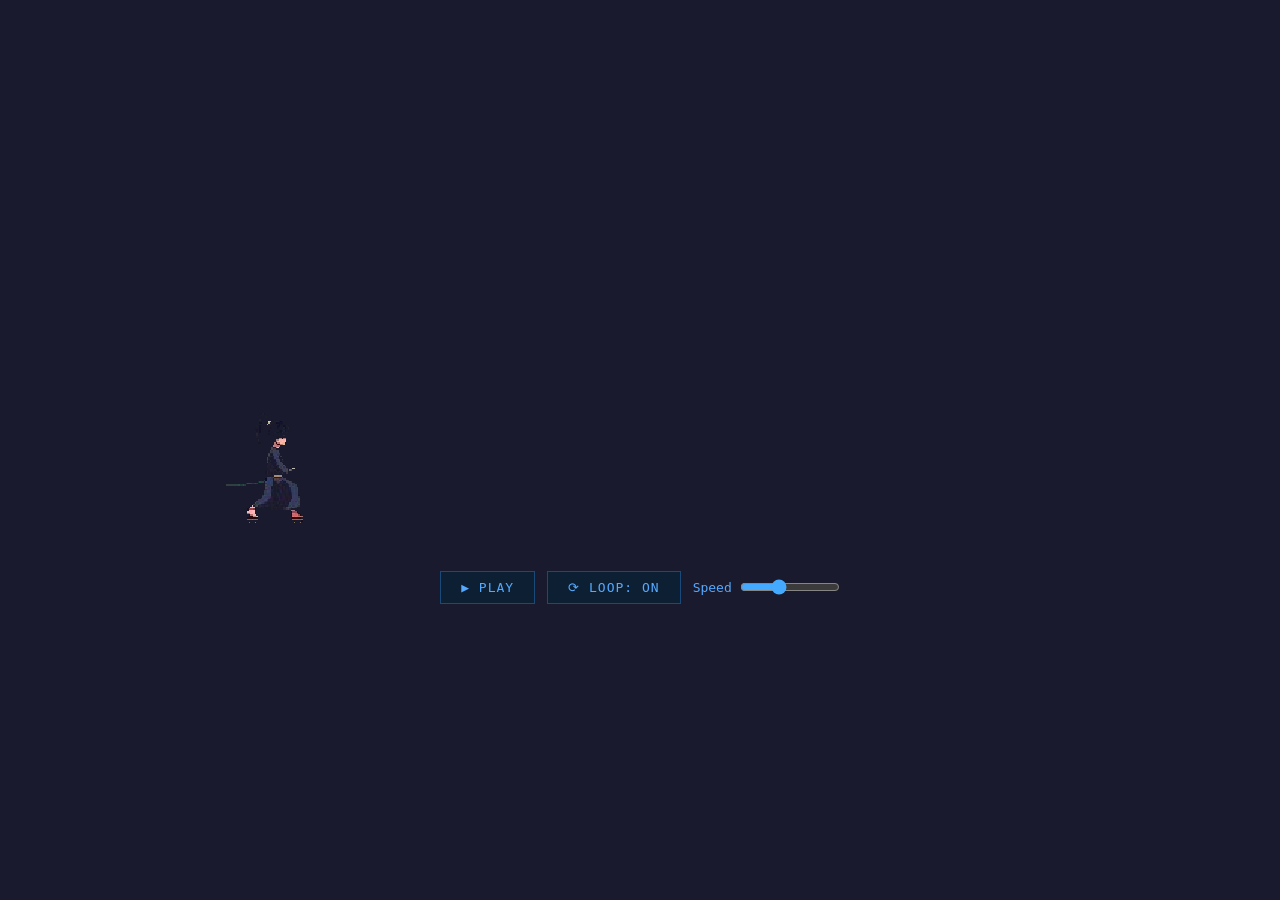
<file: sider/soulsking/assets/characters/samurai/specialMove/attack_animation.html>
<!DOCTYPE html>
<html lang="en">
<head>
<meta charset="UTF-8">
<title>Ninja - Moonveil Strike</title>
<style>
  * { margin: 0; padding: 0; box-sizing: border-box; }
  body {
    background: #1a1a2e;
    display: flex;
    flex-direction: column;
    align-items: center;
    justify-content: center;
    min-height: 100vh;
    font-family: monospace;
    color: #7af;
  }
  canvas { display: block; }
  .controls { margin-top: 14px; display: flex; gap: 12px; align-items: center; }
  button { background: #0d1f33; color: #5af; border: 1px solid #1a4a7a; padding: 8px 20px; cursor: pointer; font-family: monospace; font-size: 13px; letter-spacing: 1px; }
  button:hover { background: #1a3a5a; color: #9df; }
  label { display: flex; align-items: center; gap: 8px; font-size: 13px; color: #5af; }
  input[type=range] { width: 100px; accent-color: #4af; }
</style>
</head>
<body>
<canvas id="c" width="960" height="260"></canvas>
<div class="controls">
  <button id="btnPlay">&#9654; PLAY</button>
  <button id="btnLoop">&#x27F3; LOOP: ON</button>
  <label>Speed <input type="range" id="speed" min="1" max="20" value="8"></label>
</div>
<script>
const SPRITE_DATA = "[data-uri]";
const canvas = document.getElementById('c');
const ctx = canvas.getContext('2d');

const FRAME_COUNT = 7;
const SPRITE_W = 110;
const SPRITE_H = 128;
const SCALE = 1.5;
const DRAW_W = SPRITE_W * SCALE;
const DRAW_H = SPRITE_H * SCALE;
const SPRITE_X = 30;
const SPRITE_Y = (canvas.height - DRAW_H) / 2;

let frame = 0;
let playing = false;
let looping = true;
let fps = 8;
let lastTime = 0;
let slashes = [];

// Offscreen canvas to strip black background from sprite
const offscreen = document.createElement('canvas');
offscreen.width = 768;
offscreen.height = 128;
const offCtx = offscreen.getContext('2d');

const img = new Image();
img.src = SPRITE_DATA;
img.onload = () => {
  // Draw sprite sheet onto offscreen canvas
  offCtx.drawImage(img, 0, 0);
  // Get pixel data and make near-black pixels transparent
  const imageData = offCtx.getImageData(0, 0, 768, 128);
  const data = imageData.data;
  for (let i = 0; i < data.length; i += 4) {
    const r = data[i], g = data[i+1], b = data[i+2];
    // If pixel is very dark (black background), make transparent
    if (r < 30 && g < 30 && b < 30) {
      data[i+3] = 0;
    } else if (r < 60 && g < 60 && b < 60) {
      // Semi-transparent edge pixels for smooth cutout
      const brightness = Math.max(r, g, b);
      data[i+3] = Math.floor((brightness / 60) * 255);
    }
  }
  offCtx.putImageData(imageData, 0, 0);
};

function spawnSlash() {
  const originX = SPRITE_X + DRAW_W * 0.88;
  const originY = SPRITE_Y + DRAW_H * 0.46;
  const sparks = [];
  for (let i = 0; i < 42; i++) {
    const ang = Math.random() * Math.PI * 2;
    const spd = Math.random() * 3.5 + 0.8;
    sparks.push({
      x: originX + (Math.random()-0.5)*30,
      y: originY + (Math.random()-0.5)*60,
      vx: Math.cos(ang) * spd + 2.5,
      vy: Math.sin(ang) * spd,
      life: 1.0,
      size: Math.random() * 3 + 1.2,
      hue: 190 + Math.random()*30
    });
  }
  slashes.push({ x: originX, y: originY, vx: 9.5, age: 0, sparks, dead: false });
}

function updateSlashes() {
  for (const s of slashes) {
    s.age += 0.028;
    s.x += s.vx;
    for (const p of s.sparks) {
      p.x += p.vx + s.vx * 0.85;
      p.y += p.vy;
      p.vy += 0.04;
      p.life -= 0.022;
    }
    s.sparks = s.sparks.filter(p => p.life > 0);
    if (s.x > canvas.width + 160 || s.age > 1.1) s.dead = true;
  }
  slashes = slashes.filter(s => !s.dead);
}

function drawMoonSlash(s) {
  const cx = s.x;
  const cy = s.y;

  let alpha;
  if (s.age < 0.07) alpha = s.age / 0.07;
  else if (s.age < 0.65) alpha = 1.0;
  else alpha = Math.max(0, 1.0 - (s.age - 0.65) / 0.35);

  const R = 82;
  const innerR = 58;
  const innerOffX = 22;
  const sweep = Math.PI * 0.78;

  ctx.save();
  ctx.translate(cx, cy);

  // Big soft outer glow
  const glowR = R + 45;
  const glowGrad = ctx.createRadialGradient(0, 0, 0, 0, 0, glowR);
  glowGrad.addColorStop(0.0, 'rgba(80,180,255,' + (alpha * 0.22) + ')');
  glowGrad.addColorStop(0.4, 'rgba(40,140,255,' + (alpha * 0.14) + ')');
  glowGrad.addColorStop(1.0, 'rgba(0,80,200,0)');
  ctx.save();
  ctx.fillStyle = glowGrad;
  ctx.beginPath(); ctx.arc(0, 0, glowR, 0, Math.PI*2); ctx.fill();
  ctx.restore();

  // Crescent fill - 3 layered passes
  for (let pass = 2; pass >= 0; pass--) {
    const expand = pass * 10;
    const passAlpha = [0.55, 0.7, 0.9][pass] * alpha;
    const passBlur = [35, 18, 6][pass];
    ctx.save();
    ctx.shadowBlur = passBlur;
    ctx.shadowColor = 'rgba(100,200,255,1)';
    ctx.globalAlpha = passAlpha;
    const fillGrad = ctx.createLinearGradient(-(R+expand), 0, R+expand, 0);
    fillGrad.addColorStop(0.0, 'rgba(0,80,200,0.0)');
    fillGrad.addColorStop(0.3, 'rgba(40,160,255,0.7)');
    fillGrad.addColorStop(0.65, 'rgba(160,230,255,0.95)');
    fillGrad.addColorStop(0.85, 'rgba(220,248,255,1.0)');
    fillGrad.addColorStop(1.0, 'rgba(180,235,255,0.5)');
    ctx.fillStyle = fillGrad;
    ctx.beginPath();
    ctx.arc(0, 0, R + expand, -sweep, sweep, false);
    ctx.arc(-innerOffX, 0, innerR + expand*0.5, sweep, -sweep, true);
    ctx.closePath();
    ctx.fill();
    ctx.restore();
  }

  // Sharp outer rim
  ctx.save();
  ctx.globalAlpha = alpha;
  ctx.shadowBlur = 14;
  ctx.shadowColor = 'rgba(200,245,255,1)';
  ctx.strokeStyle = 'rgba(230,252,255,0.98)';
  ctx.lineWidth = 2.8;
  ctx.beginPath(); ctx.arc(0, 0, R, -sweep, sweep, false); ctx.stroke();
  ctx.restore();

  // Inner concave edge
  ctx.save();
  ctx.globalAlpha = alpha * 0.65;
  ctx.shadowBlur = 8;
  ctx.shadowColor = 'rgba(100,200,255,1)';
  ctx.strokeStyle = 'rgba(160,225,255,0.85)';
  ctx.lineWidth = 1.6;
  ctx.beginPath(); ctx.arc(-innerOffX, 0, innerR, -sweep, sweep, false); ctx.stroke();
  ctx.restore();

  // Bright tip points
  const tipX = Math.cos(sweep) * R;
  const tipY = Math.sin(sweep) * R;
  ctx.save();
  ctx.globalAlpha = alpha;
  ctx.shadowBlur = 22; ctx.shadowColor = 'white';
  ctx.fillStyle = 'rgba(255,255,255,0.98)';
  ctx.beginPath(); ctx.arc(tipX, -tipY, 4.5, 0, Math.PI*2); ctx.fill();
  ctx.beginPath(); ctx.arc(tipX,  tipY, 4.5, 0, Math.PI*2); ctx.fill();
  ctx.restore();

  // Speed smear trail
  ctx.save();
  for (let i = 1; i <= 6; i++) {
    const smearX = -i * 28;
    const smearAlpha = (1 - i/7) * alpha * 0.28;
    ctx.globalAlpha = smearAlpha;
    ctx.shadowBlur = 10;
    ctx.shadowColor = 'rgba(60,170,255,0.8)';
    const smearGrad = ctx.createLinearGradient(smearX-20, 0, smearX+R*0.6, 0);
    smearGrad.addColorStop(0, 'rgba(0,100,220,0)');
    smearGrad.addColorStop(1, 'rgba(100,200,255,' + smearAlpha + ')');
    ctx.fillStyle = smearGrad;
    ctx.beginPath();
    ctx.arc(smearX, 0, R*(1-i*0.06), -Math.PI*0.45, Math.PI*0.45);
    ctx.arc(smearX-innerOffX, 0, innerR*(1-i*0.05), Math.PI*0.45, -Math.PI*0.45, true);
    ctx.closePath();
    ctx.fill();
  }
  ctx.restore();

  ctx.restore();

  // Sparkles
  ctx.save();
  for (const p of s.sparks) {
    const pa = p.life * alpha;
    if (pa < 0.01) continue;
    ctx.globalAlpha = pa;
    ctx.shadowBlur = 10;
    ctx.shadowColor = 'hsl(' + p.hue + ',100%,75%)';
    ctx.fillStyle = 'hsl(' + p.hue + ',100%,85%)';
    ctx.beginPath(); ctx.arc(p.x, p.y, p.size*0.9, 0, Math.PI*2); ctx.fill();
    ctx.fillStyle = 'rgba(220,248,255,' + pa + ')';
    ctx.fillRect(p.x - p.size*2, p.y - p.size*0.35, p.size*4, p.size*0.7);
    ctx.fillRect(p.x - p.size*0.35, p.y - p.size*2, p.size*0.7, p.size*4);
  }
  ctx.restore();
}

function draw(ts) {
  ctx.clearRect(0, 0, canvas.width, canvas.height);

  updateSlashes();
  for (const s of slashes) drawMoonSlash(s);

  // Draw sprite using 'screen' blend mode to knock out black background
  if (img.complete && img.naturalWidth > 0) {
    ctx.save();
    ctx.imageSmoothingEnabled = false;
    // Use 'lighten' composite: black (0,0,0) becomes invisible, colored pixels show through
    ctx.globalCompositeOperation = 'lighten';
    ctx.drawImage(offscreen, frame * SPRITE_W, 0, SPRITE_W, SPRITE_H, SPRITE_X, SPRITE_Y, DRAW_W, DRAW_H);
    ctx.restore();
  }

  if (playing) {
    const interval = 1000 / fps;
    if (ts - lastTime > interval) {
      lastTime = ts;
      frame++;
      if (frame === FRAME_COUNT - 2) spawnSlash();
      if (frame >= FRAME_COUNT) {
        if (looping) { frame = 0; slashes = []; }
        else { frame = FRAME_COUNT - 1; playing = false; document.getElementById('btnPlay').textContent = '\u25B6 PLAY'; }
      }
    }
  }
  requestAnimationFrame(draw);
}

document.getElementById('btnPlay').addEventListener('click', () => {
  if (!playing) {
    playing = true; frame = 0; slashes = []; lastTime = 0;
    document.getElementById('btnPlay').textContent = '\u25A0 STOP';
  } else {
    playing = false; frame = 0; slashes = [];
    document.getElementById('btnPlay').textContent = '\u25B6 PLAY';
  }
});
document.getElementById('btnLoop').addEventListener('click', function() {
  looping = !looping;
  this.textContent = '\u27F3 LOOP: ' + (looping ? 'ON' : 'OFF');
});
document.getElementById('speed').addEventListener('input', function() {
  fps = parseInt(this.value);
});

requestAnimationFrame(draw);
</script>
</body>
</html>
</file>
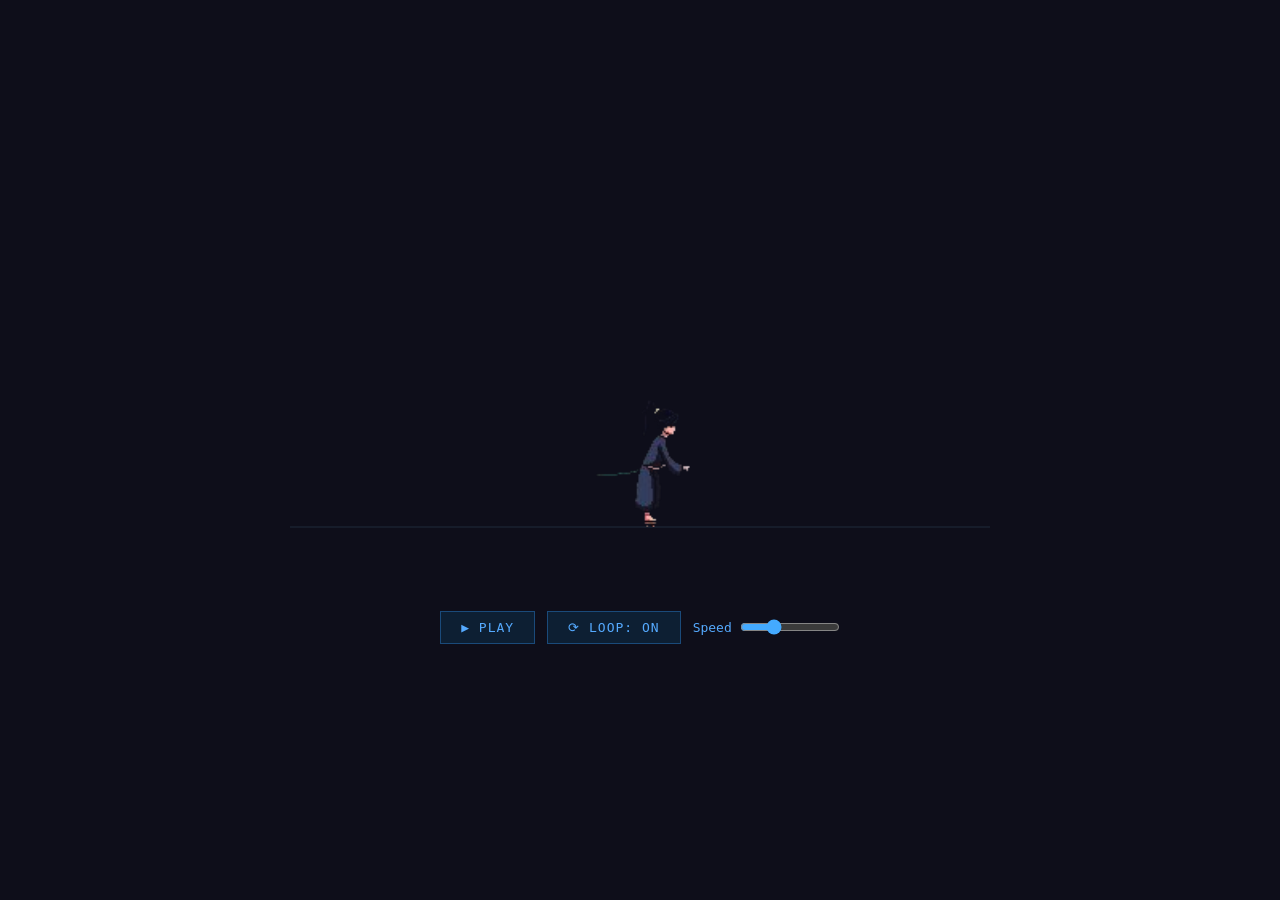
<file: sider/soulsking/assets/characters/samurai/specialMove/jump_attack.html>
<!DOCTYPE html>
<html lang="en">
<head>
<meta charset="UTF-8">
<title>Jump Attack - Ground Spears</title>
<style>
  * { margin: 0; padding: 0; box-sizing: border-box; }
  body {
    background: #0e0e1a;
    display: flex;
    flex-direction: column;
    align-items: center;
    justify-content: center;
    min-height: 100vh;
    font-family: monospace;
    color: #7af;
  }
  canvas { display: block; }
  .controls { margin-top: 14px; display: flex; gap: 12px; align-items: center; }
  button { background: #0d1f33; color: #5af; border: 1px solid #1a4a7a; padding: 8px 20px; cursor: pointer; font-family: monospace; font-size: 13px; letter-spacing: 1px; }
  button:hover { background: #1a3a5a; color: #9df; }
  label { display: flex; align-items: center; gap: 8px; font-size: 13px; color: #5af; }
  input[type=range] { width: 100px; accent-color: #4af; }
</style>
</head>
<body>
<canvas id="c" width="700" height="340"></canvas>
<div class="controls">
  <button id="btnPlay">&#9654; PLAY</button>
  <button id="btnLoop">&#x27F3; LOOP: ON</button>
  <label>Speed <input type="range" id="speed" min="1" max="20" value="7"></label>
</div>
<script>
const canvas = document.getElementById('c');
const ctx = canvas.getContext('2d');

const FRAME_COUNT = 14;
const SPRITE_W = 110;
const SPRITE_H = 128;
const SCALE = 1.6;
const DRAW_W = SPRITE_W * SCALE;
const DRAW_H = SPRITE_H * SCALE;
const GROUND_Y = canvas.height - 70;
const CHAR_X = canvas.width / 2 - DRAW_W / 2;

function getJumpOffsetY(f) {
  const t = f / (FRAME_COUNT - 1);
  return -120 * Math.sin(t * Math.PI);
}

let frame = 0;
let playing = false;
let looping = true;
let fps = 7;
let lastTime = 0;
let spears = [];
let shockwave = null;
let impactParticles = [];
let hasTriggered = false;

// Load sprite with transparency already baked in
const img = new Image();
img.src = "[data-uri]";

function triggerImpact() {
  const cx = CHAR_X + DRAW_W / 2;
  const cy = GROUND_Y;

  shockwave = { x: cx, y: cy, age: 0 };

  for (let i = 0; i < 35; i++) {
    const ang = Math.random() * Math.PI * 2;
    const spd = Math.random() * 5 + 2;
    impactParticles.push({
      x: cx + (Math.random()-0.5)*20, y: cy,
      vx: Math.cos(ang)*spd, vy: Math.sin(ang)*spd - 4,
      life: 1.0, size: Math.random()*3+1, hue: 190+Math.random()*30
    });
  }

  // Ring of spears + some random extras
  for (let i = 0; i < 12; i++) {
    const ang = (i / 12) * Math.PI * 2 + (Math.random()-0.5)*0.4;
    const dist = 55 + Math.random()*80;
    spears.push({
      x: cx + Math.cos(ang)*dist,
      groundY: cy,
      height: 75 + Math.random()*65,
      tilt: (Math.random()-0.5)*0.4,
      delay: i * 0.035 + Math.random()*0.04,
      age: 0,
      life: 1.0,
      width: 9 + Math.random()*7,
      sparks: []
    });
  }
}

function updateAll() {
  if (shockwave) {
    shockwave.age += 0.045;
    if (shockwave.age >= 1) shockwave = null;
  }
  for (const p of impactParticles) {
    p.x += p.vx; p.y += p.vy; p.vy += 0.18; p.life -= 0.03;
  }
  impactParticles = impactParticles.filter(p => p.life > 0);

  for (const s of spears) {
    s.age += 0.05;
    const activeAge = s.age - s.delay;
    if (activeAge < 0) continue;
    if (activeAge < 0.45 && Math.random() < 0.5) {
      const ang = Math.random()*Math.PI*2;
      const spd = Math.random()*3+1;
      s.sparks.push({
        x: s.x, y: s.groundY - s.height * Math.min(activeAge/0.35, 1),
        vx: Math.cos(ang)*spd, vy: Math.sin(ang)*spd - 2,
        life: 1.0, size: Math.random()*2.5+0.8, hue: 190+Math.random()*30
      });
    }
    for (const p of s.sparks) {
      p.x+=p.vx; p.y+=p.vy; p.vy+=0.1; p.life-=0.04;
    }
    s.sparks = s.sparks.filter(p=>p.life>0);
    if (activeAge > 0.5) s.life = Math.max(0, 1-(activeAge-0.5)/0.8);
  }
  spears = spears.filter(s => s.life > 0 || (s.age - s.delay) < 0);
}

function drawSpear(s) {
  const activeAge = s.age - s.delay;
  if (activeAge < 0) return;
  const progress = Math.min(activeAge / 0.35, 1.0);
  const alpha = s.life;
  if (alpha <= 0.01) return;

  const currentH = s.height * progress;
  const w = s.width;

  ctx.save();
  ctx.translate(s.x, s.groundY);
  ctx.rotate(s.tilt);

  // Ground crack glow
  ctx.save();
  ctx.globalAlpha = alpha * progress * 0.8;
  ctx.shadowBlur = 20;
  ctx.shadowColor = 'rgba(80,180,255,1)';
  const cg = ctx.createRadialGradient(0,0,0, 0,0, w*3);
  cg.addColorStop(0,'rgba(180,230,255,0.9)');
  cg.addColorStop(1,'rgba(0,100,220,0)');
  ctx.fillStyle = cg;
  ctx.beginPath();
  ctx.ellipse(0,0, w*3, w, 0, 0, Math.PI*2);
  ctx.fill();
  ctx.restore();

  // Outer glow body
  ctx.save();
  ctx.globalAlpha = alpha * 0.5;
  ctx.shadowBlur = 28;
  ctx.shadowColor = 'rgba(60,170,255,1)';
  const og = ctx.createLinearGradient(0,0,0,-currentH);
  og.addColorStop(0,'rgba(0,100,220,0.3)');
  og.addColorStop(0.5,'rgba(60,170,255,0.6)');
  og.addColorStop(1,'rgba(160,220,255,0.2)');
  ctx.fillStyle = og;
  ctx.beginPath();
  ctx.moveTo(-w*2, 0);
  ctx.lineTo(-w*0.4, -currentH+10);
  ctx.lineTo(0, -currentH);
  ctx.lineTo(w*0.4, -currentH+10);
  ctx.lineTo(w*2, 0);
  ctx.closePath();
  ctx.fill();
  ctx.restore();

  // Main spear body
  ctx.save();
  ctx.globalAlpha = alpha;
  ctx.shadowBlur = 14;
  ctx.shadowColor = 'rgba(120,210,255,1)';
  const bg = ctx.createLinearGradient(-w*0.5,0, w*0.5,0);
  bg.addColorStop(0,   'rgba(20,110,210,0.7)');
  bg.addColorStop(0.3, 'rgba(70,180,255,0.95)');
  bg.addColorStop(0.5, 'rgba(210,245,255,1.0)');
  bg.addColorStop(0.7, 'rgba(70,180,255,0.95)');
  bg.addColorStop(1,   'rgba(20,110,210,0.7)');
  ctx.fillStyle = bg;
  ctx.beginPath();
  ctx.moveTo(-w*0.5, 0);
  ctx.lineTo(-w*0.18, -currentH*0.88);
  ctx.lineTo(0, -currentH);
  ctx.lineTo(w*0.18, -currentH*0.88);
  ctx.lineTo(w*0.5, 0);
  ctx.closePath();
  ctx.fill();
  ctx.restore();

  // Hot core line
  ctx.save();
  ctx.globalAlpha = alpha;
  ctx.shadowBlur = 8;
  ctx.shadowColor = 'white';
  ctx.strokeStyle = 'rgba(240,252,255,0.95)';
  ctx.lineWidth = 1.8;
  ctx.beginPath();
  ctx.moveTo(0, -4);
  ctx.lineTo(0, -currentH);
  ctx.stroke();
  ctx.restore();

  // Tip glow
  ctx.save();
  ctx.globalAlpha = alpha;
  ctx.shadowBlur = 22;
  ctx.shadowColor = 'white';
  ctx.fillStyle = 'white';
  ctx.beginPath();
  ctx.arc(0, -currentH, 3.5, 0, Math.PI*2);
  ctx.fill();
  ctx.restore();

  ctx.restore();

  // Sparks
  ctx.save();
  for (const p of s.sparks) {
    const pa = p.life * alpha;
    if (pa < 0.02) continue;
    ctx.globalAlpha = pa;
    ctx.shadowBlur = 8;
    ctx.shadowColor = 'hsl('+p.hue+',100%,75%)';
    ctx.fillStyle = 'hsl('+p.hue+',100%,88%)';
    ctx.beginPath(); ctx.arc(p.x, p.y, p.size, 0, Math.PI*2); ctx.fill();
    ctx.fillStyle = 'rgba(200,245,255,'+pa+')';
    ctx.fillRect(p.x-p.size*2.5, p.y-p.size*0.4, p.size*5, p.size*0.8);
    ctx.fillRect(p.x-p.size*0.4, p.y-p.size*2.5, p.size*0.8, p.size*5);
  }
  ctx.restore();
}

function drawShockwave() {
  if (!shockwave) return;
  const { x, y, age } = shockwave;
  const maxR = 190;
  const r = maxR * Math.pow(age, 0.45);
  const alpha = Math.max(0, 1 - age);
  ctx.save();
  ctx.globalAlpha = alpha * 0.6;
  ctx.shadowBlur = 18;
  ctx.shadowColor = 'rgba(80,180,255,1)';
  ctx.strokeStyle = 'rgba(160,225,255,'+alpha+')';
  ctx.lineWidth = 3 + age * 3;
  ctx.beginPath();
  ctx.ellipse(x, y, r, r*0.25, 0, 0, Math.PI*2);
  ctx.stroke();
  ctx.globalAlpha = alpha * 0.25;
  ctx.lineWidth = 1.5;
  ctx.beginPath();
  ctx.ellipse(x, y, r*0.55, r*0.14, 0, 0, Math.PI*2);
  ctx.stroke();
  ctx.restore();
}

function drawGroundGlow() {
  if (!hasTriggered) return;
  const cx = CHAR_X + DRAW_W/2;
  const maxLife = spears.length ? Math.max(...spears.map(s=>s.life)) : 0;
  const swA = shockwave ? (1-shockwave.age)*0.35 : 0;
  const a = Math.max(swA, maxLife*0.25);
  if (a < 0.01) return;
  ctx.save();
  ctx.globalAlpha = a;
  const gg = ctx.createRadialGradient(cx,GROUND_Y,0, cx,GROUND_Y,170);
  gg.addColorStop(0,'rgba(100,200,255,0.55)');
  gg.addColorStop(1,'rgba(0,80,200,0)');
  ctx.fillStyle = gg;
  ctx.beginPath();
  ctx.ellipse(cx, GROUND_Y, 170, 32, 0, 0, Math.PI*2);
  ctx.fill();
  ctx.restore();
}

function draw(ts) {
  ctx.clearRect(0, 0, canvas.width, canvas.height);

  // Ground line
  ctx.save();
  ctx.strokeStyle = '#1e2a3a';
  ctx.lineWidth = 1;
  ctx.beginPath();
  ctx.moveTo(0, GROUND_Y);
  ctx.lineTo(canvas.width, GROUND_Y);
  ctx.stroke();
  ctx.restore();

  updateAll();
  drawGroundGlow();
  drawShockwave();

  // Draw spears behind character
  for (const s of spears) drawSpear(s);

  // Impact particles
  ctx.save();
  for (const p of impactParticles) {
    ctx.globalAlpha = p.life;
    ctx.shadowBlur = 8;
    ctx.shadowColor = 'hsl(200,100%,70%)';
    ctx.fillStyle = 'hsl(200,100%,85%)';
    ctx.beginPath(); ctx.arc(p.x, p.y, p.size, 0, Math.PI*2); ctx.fill();
  }
  ctx.restore();

  // Draw character — transparent PNG, no blend mode needed
  if (img.complete && img.naturalWidth > 0) {
    const jumpY = getJumpOffsetY(frame);
    const charY = GROUND_Y - DRAW_H + jumpY;
    ctx.drawImage(img, frame * SPRITE_W, 0, SPRITE_W, SPRITE_H, CHAR_X, charY, DRAW_W, DRAW_H);
  }

  if (playing) {
    const interval = 1000 / fps;
    if (ts - lastTime > interval) {
      lastTime = ts;
      frame++;
      if (frame === 11 && !hasTriggered) {
        hasTriggered = true;
        triggerImpact();
      }
      if (frame >= FRAME_COUNT) {
        if (looping) {
          frame = 0; hasTriggered = false;
          spears = []; shockwave = null; impactParticles = [];
        } else {
          frame = FRAME_COUNT-1; playing = false;
          document.getElementById('btnPlay').textContent = '\u25B6 PLAY';
        }
      }
    }
  }
  requestAnimationFrame(draw);
}

document.getElementById('btnPlay').addEventListener('click', () => {
  if (!playing) {
    playing = true; frame = 0; hasTriggered = false;
    spears = []; shockwave = null; impactParticles = []; lastTime = 0;
    document.getElementById('btnPlay').textContent = '\u25A0 STOP';
  } else {
    playing = false; frame = 0; hasTriggered = false;
    spears = []; shockwave = null; impactParticles = [];
    document.getElementById('btnPlay').textContent = '\u25B6 PLAY';
  }
});
document.getElementById('btnLoop').addEventListener('click', function() {
  looping = !looping;
  this.textContent = '\u27F3 LOOP: '+(looping?'ON':'OFF');
});
document.getElementById('speed').addEventListener('input', function() {
  fps = parseInt(this.value);
});

requestAnimationFrame(draw);
</script>
</body>
</html>
</file>
<file: css/style.css>
/* =========================================================
   Portefølje — Kristoffer Holmsen
   Designspråk: Apple / iOS — rolig, luftig, høy kontrast.
   ========================================================= */

/* ---------- Fargetokens ---------- */
:root {
  --bg:          #f5f5f7;
  --bg-elev:     #ffffff;
  --bg-sunken:   #ebebed;
  --nav-bg:      rgba(251, 251, 253, 0.72);
  --text:        #1d1d1f;
  --text-2:      #6e6e73;
  --text-3:      #86868b;
  --sep:         rgba(0, 0, 0, 0.10);
  --sep-soft:    rgba(0, 0, 0, 0.06);
  --accent:      #0071e3;
  --accent-text: #ffffff;
  --fill:        rgba(120, 120, 128, 0.12);
  --fill-strong: rgba(120, 120, 128, 0.20);
  --shadow-sm:   0 1px 2px rgba(0, 0, 0, 0.04), 0 4px 14px rgba(0, 0, 0, 0.05);
  --shadow-lg:   0 2px 6px rgba(0, 0, 0, 0.05), 0 24px 60px rgba(0, 0, 0, 0.14);
  --scrim:       rgba(0, 0, 0, 0.28);

  --r-sm:  12px;
  --r-md:  18px;
  --r-lg:  22px;
  --r-xl:  28px;

  --pad:   clamp(20px, 4vw, 56px);
  --maxw:  1520px;

  /* Apples typiske ease — rolig start, mykt stopp */
  --ease:   cubic-bezier(0.28, 0.11, 0.32, 1);
  --spring: cubic-bezier(0.32, 1.25, 0.5, 1);
}

@media (prefers-color-scheme: dark) {
  :root:not([data-theme="light"]):not([data-theme="dark"]) {
    --bg:          #000000;
    --bg-elev:     #1c1c1e;
    --bg-sunken:   #0c0c0d;
    --nav-bg:      rgba(22, 22, 23, 0.72);
    --text:        #f5f5f7;
    --text-2:      #98989d;
    --text-3:      #8e8e93;
    --sep:         rgba(255, 255, 255, 0.12);
    --sep-soft:    rgba(255, 255, 255, 0.07);
    --accent:      #0a84ff;
    --accent-text: #ffffff;
    --fill:        rgba(120, 120, 128, 0.24);
    --fill-strong: rgba(120, 120, 128, 0.36);
    --shadow-sm:   0 1px 2px rgba(0, 0, 0, 0.5), 0 4px 16px rgba(0, 0, 0, 0.4);
    --shadow-lg:   0 2px 8px rgba(0, 0, 0, 0.6), 0 30px 70px rgba(0, 0, 0, 0.6);
    --scrim:       rgba(0, 0, 0, 0.55);
  }
}

:root[data-theme="dark"] {
  --bg:          #000000;
  --bg-elev:     #1c1c1e;
  --bg-sunken:   #0c0c0d;
  --nav-bg:      rgba(22, 22, 23, 0.72);
  --text:        #f5f5f7;
  --text-2:      #98989d;
  --text-3:      #8e8e93;
  --sep:         rgba(255, 255, 255, 0.12);
  --sep-soft:    rgba(255, 255, 255, 0.07);
  --accent:      #0a84ff;
  --accent-text: #ffffff;
  --fill:        rgba(120, 120, 128, 0.24);
  --fill-strong: rgba(120, 120, 128, 0.36);
  --shadow-sm:   0 1px 2px rgba(0, 0, 0, 0.5), 0 4px 16px rgba(0, 0, 0, 0.4);
  --shadow-lg:   0 2px 8px rgba(0, 0, 0, 0.6), 0 30px 70px rgba(0, 0, 0, 0.6);
  --scrim:       rgba(0, 0, 0, 0.55);
}

/* ---------- Grunnlag ---------- */
*, *::before, *::after { box-sizing: border-box; }

/* .sheet er display:flex — uten dette vinner den over hidden-attributtet */
[hidden] { display: none !important; }

html {
  scroll-behavior: smooth;
  -webkit-text-size-adjust: 100%;
  scroll-padding-top: 76px;
}

body {
  margin: 0;
  background: var(--bg);
  color: var(--text);
  font-family: -apple-system, BlinkMacSystemFont, "SF Pro Display", "SF Pro Text",
               "Inter", "Segoe UI", Roboto, Helvetica, Arial, sans-serif;
  font-size: 17px;
  line-height: 1.5;
  letter-spacing: -0.01em;
  -webkit-font-smoothing: antialiased;
  -moz-osx-font-smoothing: grayscale;
  overflow-x: hidden;
}

body.is-locked { overflow: hidden; }

h1, h2, h3 { margin: 0; font-weight: 600; letter-spacing: -0.028em; line-height: 1.07; }
p { margin: 0; }
img { max-width: 100%; display: block; }
a { color: var(--accent); text-decoration: none; }

button {
  font: inherit;
  color: inherit;
  border: 0;
  background: none;
  cursor: pointer;
}

:focus-visible {
  outline: 3px solid var(--accent);
  outline-offset: 3px;
  border-radius: 6px;
}

.wrap {
  width: 100%;
  max-width: var(--maxw);
  margin-inline: auto;
  padding-inline: var(--pad);
}
/* Løpende tekst skal ikke følge den brede rammen — lange linjer er tunge å lese */
.wrap--narrow { max-width: 820px; }
.center { text-align: center; }

.skip-link {
  position: absolute;
  left: 50%;
  top: -100px;
  transform: translateX(-50%);
  z-index: 200;
  padding: 12px 20px;
  border-radius: 999px;
  background: var(--accent);
  color: var(--accent-text);
  transition: top 0.2s var(--ease);
}
.skip-link:focus { top: 12px; }

/* ---------- Navigasjon ---------- */
.nav {
  position: sticky;
  top: 0;
  z-index: 90;
  background: var(--nav-bg);
  backdrop-filter: saturate(180%) blur(20px);
  -webkit-backdrop-filter: saturate(180%) blur(20px);
  border-bottom: 1px solid transparent;
  transition: border-color 0.3s var(--ease);
}
.nav.is-scrolled { border-bottom-color: var(--sep); }

.nav__inner {
  max-width: var(--maxw);
  margin-inline: auto;
  padding: 0 var(--pad);
  height: 56px;
  display: flex;
  align-items: center;
  gap: 20px;
}

.nav__brand {
  display: flex;
  align-items: center;
  gap: 10px;
  color: var(--text);
  font-weight: 600;
  font-size: 15px;
  letter-spacing: -0.015em;
  margin-right: auto;
}

.nav__mark {
  display: grid;
  place-items: center;
  width: 28px;
  height: 28px;
  border-radius: 9px;
  background: var(--text);
  color: var(--bg);
  font-size: 11px;
  font-weight: 700;
  letter-spacing: 0.02em;
}

.nav__links {
  display: flex;
  gap: 4px;
  list-style: none;
  margin: 0;
  padding: 0;
}
.nav__links a {
  display: block;
  padding: 7px 12px;
  border-radius: 8px;
  color: var(--text-2);
  font-size: 14px;
  font-weight: 500;
  transition: color 0.2s var(--ease), background-color 0.2s var(--ease);
}
.nav__links a:hover { color: var(--text); background: var(--fill); }

.theme-toggle {
  display: grid;
  place-items: center;
  width: 32px;
  height: 32px;
  border-radius: 50%;
  color: var(--text-2);
  transition: background-color 0.2s var(--ease), color 0.2s var(--ease);
}
.theme-toggle:hover { background: var(--fill); color: var(--text); }
.theme-toggle__icon {
  width: 18px;
  height: 18px;
  fill: none;
  stroke: currentColor;
  stroke-width: 1.6;
}
.theme-toggle__icon--moon { display: none; }
:root[data-theme="dark"] .theme-toggle__icon--sun { display: none; }
:root[data-theme="dark"] .theme-toggle__icon--moon { display: block; }
@media (prefers-color-scheme: dark) {
  :root:not([data-theme="light"]):not([data-theme="dark"]) .theme-toggle__icon--sun { display: none; }
  :root:not([data-theme="light"]):not([data-theme="dark"]) .theme-toggle__icon--moon { display: block; }
}

@media (max-width: 560px) {
  .nav__name { display: none; }
  .nav__links a { padding: 7px 9px; }
}

/* ---------- Hero ---------- */
.hero {
  position: relative;
  padding: clamp(76px, 14vh, 140px) 0 clamp(40px, 7vh, 76px);
  text-align: center;
  overflow: hidden;
}

.hero__glow {
  position: absolute;
  inset: -30% -10% auto -10%;
  height: 620px;
  background:
    radial-gradient(46% 52% at 26% 34%, rgba(94, 92, 230, 0.20), transparent 70%),
    radial-gradient(42% 48% at 74% 26%, rgba(10, 132, 255, 0.18), transparent 70%),
    radial-gradient(38% 44% at 52% 62%, rgba(255, 55, 95, 0.12), transparent 70%);
  filter: blur(28px);
  pointer-events: none;
}

.hero__eyebrow {
  font-size: 13px;
  font-weight: 600;
  letter-spacing: 0.06em;
  text-transform: uppercase;
  color: var(--accent);
  margin-bottom: 18px;
}

.hero__title {
  position: relative;
  font-size: clamp(2.6rem, 7.2vw, 5.9rem);
  max-width: 17ch;
  margin-inline: auto;
  letter-spacing: -0.035em;
}

.hero__lede {
  position: relative;
  max-width: 58ch;
  margin: 26px auto 0;
  color: var(--text-2);
  font-size: clamp(1.05rem, 2vw, 1.3rem);
  line-height: 1.5;
}

.hero__actions {
  position: relative;
  display: flex;
  flex-wrap: wrap;
  gap: 12px;
  justify-content: center;
  margin-top: 38px;
}
.hero__actions.center { justify-content: center; }

.btn {
  display: inline-flex;
  align-items: center;
  gap: 7px;
  padding: 12px 24px;
  border-radius: 999px;
  font-size: 15px;
  font-weight: 500;
  letter-spacing: -0.01em;
  transition: transform 0.25s var(--spring), background-color 0.2s var(--ease),
              opacity 0.2s var(--ease);
}
.btn:hover { transform: scale(1.035); }
.btn:active { transform: scale(0.975); }

.btn--primary { background: var(--accent); color: var(--accent-text); }
.btn--primary:hover { opacity: 0.9; }

.btn--ghost {
  background: var(--fill);
  color: var(--text);
}
.btn--ghost:hover { background: var(--fill-strong); }

/* ---------- Seksjoner ---------- */
.section { padding: clamp(64px, 11vh, 120px) 0; }
.section--alt { background: var(--bg-elev); }
.section--contact { padding-bottom: clamp(80px, 14vh, 150px); }

.section__head { margin-bottom: 36px; }
.section__title {
  font-size: clamp(1.9rem, 4.4vw, 3rem);
  letter-spacing: -0.032em;
}
.section__sub {
  margin-top: 12px;
  color: var(--text-2);
  font-size: clamp(1rem, 1.6vw, 1.16rem);
}

/* ---------- Segmentert kontroll (iOS) ---------- */
.segmented {
  position: relative;
  display: inline-flex;
  gap: 2px;
  padding: 2px;
  margin-bottom: 34px;
  border-radius: 11px;
  background: var(--fill);
  max-width: 100%;
  overflow-x: auto;
  scrollbar-width: none;
}
.segmented::-webkit-scrollbar { display: none; }

.segmented__thumb {
  position: absolute;
  top: 2px;
  left: 0;
  height: calc(100% - 4px);
  border-radius: 9px;
  background: var(--bg-elev);
  box-shadow: 0 1px 3px rgba(0, 0, 0, 0.12), 0 0 0 0.5px rgba(0, 0, 0, 0.04);
  transition: transform 0.34s var(--spring), width 0.34s var(--spring);
  will-change: transform, width;
}
:root[data-theme="dark"] .segmented__thumb { background: #48484a; }
@media (prefers-color-scheme: dark) {
  :root:not([data-theme="light"]):not([data-theme="dark"]) .segmented__thumb { background: #48484a; }
}

.segmented button {
  position: relative;
  z-index: 1;
  padding: 7px 17px;
  border-radius: 9px;
  font-size: 14px;
  font-weight: 500;
  white-space: nowrap;
  color: var(--text-2);
  transition: color 0.25s var(--ease);
}
.segmented button[aria-selected="true"] { color: var(--text); font-weight: 600; }

/* ---------- Prosjektrutenett ---------- */
.grid {
  display: grid;
  /* 340px som minstemål gir tre romslige kolonner på full bredde i stedet
     for fire trange — mer plass per prosjekt, ikke flere kort per rad */
  grid-template-columns: repeat(auto-fill, minmax(340px, 1fr));
  /* Alle prosjektkort skal ha nøyaktig samme størrelse: like brede kolonner,
     og 1fr på radene gjør hver rad like høy som den høyeste — kombinert med
     stretch (standard) får hvert kort samme høyde uansett tekstlengde. */
  grid-auto-rows: 1fr;
  gap: 22px;
}

.grid__empty {
  padding: 60px 0;
  text-align: center;
  color: var(--text-2);
}

.card {
  position: relative;
  display: flex;
  flex-direction: column;
  text-align: left;
  overflow: hidden;
  border-radius: var(--r-lg);
  background: var(--bg-elev);
  box-shadow: var(--shadow-sm);
  transition: transform 0.4s var(--ease), box-shadow 0.4s var(--ease);
}
.section--alt .card { background: var(--bg); }
.card:hover { transform: translateY(-5px); box-shadow: var(--shadow-lg); }
.card:active { transform: translateY(-1px) scale(0.994); }

/* Fremhevede prosjekter har samme kortstørrelse som resten — de skiller seg
   ut på rekkefølge, ikke på format. */

.card__poster {
  position: relative;
  aspect-ratio: 16 / 10;
  display: grid;
  place-items: center;
  overflow: hidden;
}
/* Glansen hører til gradient-plassholderen — den skal ikke ligge over
   ekte skjermbilder eller spillscener. */
.card__poster:has(.card__glyph)::after {
  content: "";
  position: absolute;
  inset: 0;
  background: radial-gradient(120% 90% at 50% 0%, rgba(255, 255, 255, 0.28), transparent 60%);
}
.card__glyph {
  font-size: clamp(3.4rem, 9vw, 5.4rem);
  line-height: 1;
  color: rgba(255, 255, 255, 0.92);
  text-shadow: 0 6px 26px rgba(0, 0, 0, 0.22);
  transition: transform 0.6s var(--ease);
}
.card:hover .card__glyph { transform: scale(1.07) rotate(-3deg); }

.card__img {
  position: absolute;
  inset: 0;
  width: 100%;
  height: 100%;
  object-fit: cover;
}

.card__badge {
  position: absolute;
  top: 12px;
  right: 12px;
  z-index: 2;
  padding: 5px 10px;
  border-radius: 999px;
  font-size: 11px;
  font-weight: 600;
  letter-spacing: 0.01em;
  color: #fff;
  background: rgba(0, 0, 0, 0.34);
  backdrop-filter: blur(14px);
  -webkit-backdrop-filter: blur(14px);
}

.card__body {
  display: flex;
  flex-direction: column;
  gap: 8px;
  padding: 20px 22px 22px;
  /* fyller resten av kortet, slik at like høye kort ikke får dødt rom
     mellom bilde og tekst */
  flex: 1;
}

.card__kicker {
  font-size: 12px;
  font-weight: 600;
  letter-spacing: 0.04em;
  text-transform: uppercase;
  color: var(--text-3);
}
.card__title { font-size: 1.28rem; letter-spacing: -0.022em; }
.card__text {
  color: var(--text-2);
  font-size: 0.95rem;
  line-height: 1.47;
}

.tags {
  display: flex;
  flex-wrap: wrap;
  gap: 6px;
  margin-top: 6px;
  padding: 0;
  list-style: none;
}
/* Teknologimerkene legger seg nederst i kortet, så de står på linje på tvers
   av kortene selv om sammendragene er ulikt lange. */
.card__body .tags { margin-top: auto; padding-top: 6px; }
.tags li {
  padding: 4px 10px;
  border-radius: 999px;
  background: var(--fill);
  color: var(--text-2);
  font-size: 12px;
  font-weight: 500;
}

/* ---------- Om ---------- */
.prose p {
  color: var(--text-2);
  font-size: clamp(1.02rem, 1.8vw, 1.18rem);
  line-height: 1.62;
}
.prose p + p { margin-top: 18px; }

.facts {
  display: grid;
  grid-template-columns: repeat(auto-fit, minmax(180px, 1fr));
  gap: 1px;
  margin: 44px 0 0;
  padding: 0;
  border-radius: var(--r-md);
  overflow: hidden;
  background: var(--sep-soft);
}
.facts > div {
  padding: 20px 22px;
  background: var(--bg);
}
.section--alt .facts > div { background: var(--bg-elev); }
.facts dt {
  font-size: 12px;
  font-weight: 600;
  letter-spacing: 0.04em;
  text-transform: uppercase;
  color: var(--text-3);
}
.facts dd {
  margin: 6px 0 0;
  font-size: 1rem;
  font-weight: 500;
}

/* ---------- Bunntekst ---------- */
.footer {
  padding: 30px 0 40px;
  border-top: 1px solid var(--sep-soft);
  color: var(--text-3);
  font-size: 13px;
}
.footer__inner {
  display: flex;
  flex-wrap: wrap;
  gap: 8px 20px;
  justify-content: space-between;
}

/* ---------- Detaljvisning: iOS-ark ---------- */
.sheet-backdrop {
  position: fixed;
  inset: 0;
  z-index: 100;
  background: var(--scrim);
  backdrop-filter: blur(4px);
  -webkit-backdrop-filter: blur(4px);
  opacity: 0;
  transition: opacity 0.4s var(--ease);
}
.sheet-backdrop.is-open { opacity: 1; }

.sheet {
  position: fixed;
  z-index: 101;
  background: var(--bg-elev);
  box-shadow: var(--shadow-lg);
  display: flex;
  flex-direction: column;
  overscroll-behavior: contain;

  /* Desktop: sentrert kort */
  top: 50%;
  left: 50%;
  width: min(900px, calc(100vw - 64px));
  max-height: min(86vh, 880px);
  border-radius: var(--r-xl);
  transform: translate(-50%, -46%) scale(0.94);
  opacity: 0;
  transition: transform 0.45s var(--spring), opacity 0.3s var(--ease);
}
.sheet.is-open { transform: translate(-50%, -50%) scale(1); opacity: 1; }

.sheet__grabber { display: none; }

.sheet__close {
  position: absolute;
  top: 16px;
  right: 16px;
  z-index: 3;
  display: grid;
  place-items: center;
  width: 30px;
  height: 30px;
  border-radius: 50%;
  color: #fff;
  background: rgba(0, 0, 0, 0.34);
  backdrop-filter: blur(14px);
  -webkit-backdrop-filter: blur(14px);
  transition: background-color 0.2s var(--ease), transform 0.25s var(--spring);
}
.sheet__close:hover { background: rgba(0, 0, 0, 0.5); transform: scale(1.08); }
.sheet__close svg { width: 16px; height: 16px; fill: none; stroke: currentColor; stroke-width: 1.9; }

.sheet__scroll {
  overflow-y: auto;
  -webkit-overflow-scrolling: touch;
  overscroll-behavior: contain;
  border-radius: inherit;
}

.detail__poster {
  position: relative;
  aspect-ratio: 16 / 10;
  display: grid;
  place-items: center;
  overflow: hidden;
}
/* Spillscenene er komponert bredt og trenger ikke like høy boks */
.detail__poster:has(.demo) { aspect-ratio: 2 / 1; }
.detail__poster .card__glyph { font-size: clamp(4rem, 12vw, 6.6rem); }

.detail__body { padding: 30px clamp(22px, 4vw, 40px) 40px; }

.detail__kicker {
  font-size: 12px;
  font-weight: 600;
  letter-spacing: 0.05em;
  text-transform: uppercase;
  color: var(--accent);
}
.detail__title {
  margin-top: 10px;
  font-size: clamp(1.7rem, 4vw, 2.4rem);
  letter-spacing: -0.03em;
}
.detail__lede {
  margin-top: 14px;
  color: var(--text-2);
  font-size: 1.1rem;
  line-height: 1.55;
}

.detail__meta {
  display: grid;
  grid-template-columns: repeat(auto-fit, minmax(130px, 1fr));
  gap: 18px;
  margin: 28px 0;
  padding: 20px 0;
  border-top: 1px solid var(--sep-soft);
  border-bottom: 1px solid var(--sep-soft);
}
.detail__meta dt {
  font-size: 11px;
  font-weight: 600;
  letter-spacing: 0.05em;
  text-transform: uppercase;
  color: var(--text-3);
}
.detail__meta dd { margin: 5px 0 0; font-size: 0.95rem; font-weight: 500; }

.detail__body h3 {
  margin-top: 30px;
  margin-bottom: 12px;
  font-size: 1.05rem;
  letter-spacing: -0.015em;
}
.detail__body p {
  color: var(--text-2);
  line-height: 1.62;
}
.detail__body p + p { margin-top: 15px; }

.detail__list {
  margin: 0;
  padding: 0;
  list-style: none;
  display: grid;
  gap: 9px;
}
.detail__list li {
  position: relative;
  padding-left: 26px;
  color: var(--text-2);
  line-height: 1.5;
}
.detail__list li::before {
  content: "";
  position: absolute;
  left: 3px;
  top: 0.55em;
  width: 7px;
  height: 7px;
  border-radius: 50%;
  background: var(--accent);
}
.detail__list code,
.detail__body code {
  padding: 2px 6px;
  border-radius: 6px;
  background: var(--fill);
  font-family: "SF Mono", ui-monospace, "Cascadia Code", Consolas, monospace;
  font-size: 0.88em;
  color: var(--text);
}

.detail__actions {
  display: flex;
  flex-wrap: wrap;
  gap: 10px;
  margin-top: 32px;
}

.detail__note {
  margin-top: 14px;
  color: var(--text-3);
  font-size: 13px;
}

/* Mobil: ekte bunn-ark som glir opp */
@media (max-width: 700px) {
  .sheet {
    top: auto;
    left: 0;
    bottom: 0;
    width: 100%;
    max-height: 92vh;
    border-radius: var(--r-xl) var(--r-xl) 0 0;
    transform: translateY(100%);
    padding-bottom: env(safe-area-inset-bottom);
  }
  .sheet.is-open { transform: translateY(0); }

  .sheet__grabber {
    display: block;
    position: absolute;
    top: 8px;
    left: 50%;
    z-index: 3;
    width: 38px;
    height: 5px;
    margin-left: -19px;
    border-radius: 999px;
    background: rgba(255, 255, 255, 0.6);
  }
}

/* =========================================================
   Levende forhåndsvisninger av spillene
   Scenene er bygget av spillenes egne grafikkressurser. Alt måles i
   container-enheter, så den samme markupen skalerer riktig både i
   kortet (16:10) og i detaljvisningen (21:9).
   ========================================================= */
.demo {
  position: absolute;
  inset: 0;
  container-type: size;
  overflow: hidden;
  background: #0a0a0c;
}

.demo__bg {
  position: absolute;
  inset: 0;
  width: 100%;
  height: 100%;
  object-fit: cover;
}

.demo__vignette {
  position: absolute;
  inset: 0;
  background:
    radial-gradient(120% 80% at 50% 42%, transparent 40%, rgba(0, 0, 0, 0.55) 100%),
    linear-gradient(to bottom, rgba(0, 0, 0, 0.35) 0%, transparent 22%);
}

/* Sprite-striper: én rad med rammer, framdrevet med steps().
   --f = antall rammer, --d = varighet på loopen. */
.spr {
  position: absolute;
  background-repeat: no-repeat;
  background-size: calc(var(--f) * 100%) 100%;
  animation: sprite-step var(--d) steps(var(--f)) infinite;
  filter: drop-shadow(0 2cqh 2cqh rgba(0, 0, 0, 0.55));
}
@keyframes sprite-step {
  from { background-position-x: 0%; }
  to   { background-position-x: 100%; }
}

/* ---------- SpireSlayer ---------- */
.spr--ronin {
  height: 52cqh;
  aspect-ratio: 240 / 337;
  left: 11%;
  bottom: 7%;
  background-image: url("../bilder/spire-ronin-idle.webp");
}
/* Bossen er 37x30 pikselkunst — skaleres opp hardt, så pixelated er et krav */
.spr--nb {
  height: 34cqh;
  aspect-ratio: 37 / 30;
  right: 9%;
  bottom: 12%;
  background-image: url("../bilder/spire-nightborne.webp");
  image-rendering: pixelated;
}

.hpbar {
  position: absolute;
  top: 6cqh;
  display: flex;
  flex-direction: column;
  gap: 0.6cqh;
  width: 26cqmin;
  font-size: 3.1cqmin;
  color: #fff;
  text-shadow: 0 0.3cqmin 0.8cqmin rgba(0, 0, 0, 0.9);
}
.hpbar--left  { left: 5%; }
.hpbar--right { right: 5%; align-items: flex-end; }

/* I detaljvisningen sitter lukkeknappen oppe til høyre — hold navnet klar av den */
.detail__poster .hpbar--right { right: 12%; }

.hpbar__name { font-weight: 600; letter-spacing: -0.01em; }
.hpbar__num  { font-size: 2.6cqmin; opacity: 0.85; font-variant-numeric: tabular-nums; }

.hpbar__track {
  width: 100%;
  height: 1.9cqh;
  border-radius: 999px;
  background: rgba(0, 0, 0, 0.55);
  box-shadow: inset 0 0 0 0.35cqmin rgba(255, 255, 255, 0.22);
  overflow: hidden;
}
.hpbar__track i {
  display: block;
  width: var(--p);
  height: 100%;
  border-radius: inherit;
  background: linear-gradient(90deg, #34c759, #8ce07a);
}
.hpbar__track--foe i { background: linear-gradient(90deg, #ff3b30, #ff7a5c); }

.energy {
  position: absolute;
  left: 5%;
  bottom: 8cqh;
  display: grid;
  place-items: center;
  width: 9cqh;
  height: 9cqh;
  border-radius: 50%;
  background: radial-gradient(circle at 35% 30%, #ffe082, #f5a623 55%, #8a4b12);
  box-shadow: 0 0 3cqh rgba(245, 166, 35, 0.6), inset 0 0 1cqh rgba(0, 0, 0, 0.35);
  color: #2b1500;
  font-size: 3.4cqmin;
  font-weight: 700;
  line-height: 1;
}
.energy span { font-size: 2.2cqmin; opacity: 0.75; }

.hand {
  position: absolute;
  left: 50%;
  bottom: 3cqh;
  transform: translateX(-50%);
  display: flex;
  gap: 0.8cqmin;
}

.gcard {
  position: relative;
  width: 21cqmin;
  padding: 2cqmin 1.6cqmin 1.6cqmin;
  border-radius: 1.4cqmin;
  background: linear-gradient(165deg, #2b2b33, #17171c);
  box-shadow: 0 1cqh 2.5cqh rgba(0, 0, 0, 0.6), inset 0 0 0 0.3cqmin rgba(255, 255, 255, 0.14);
  color: #f2f2f5;
  text-align: center;
  transform-origin: bottom center;
}
.gcard:nth-child(1) { transform: rotate(-7deg) translateY(1.4cqh); }
.gcard:nth-child(2) { transform: rotate(0deg)  translateY(-1cqh); }
.gcard:nth-child(3) { transform: rotate(7deg)  translateY(1.4cqh); }

.gcard b {
  display: block;
  font-size: 3cqmin;
  font-weight: 600;
  letter-spacing: -0.01em;
}
.gcard em {
  display: block;
  margin-top: 0.6cqmin;
  font-style: normal;
  font-size: 2.2cqmin;
  line-height: 1.25;
  color: rgba(255, 255, 255, 0.62);
}
.gcard--atk { box-shadow: 0 1cqh 2.5cqh rgba(0,0,0,.6), inset 0 0 0 .3cqmin rgba(255, 90, 70, 0.45); }
.gcard--def { box-shadow: 0 1cqh 2.5cqh rgba(0,0,0,.6), inset 0 0 0 .3cqmin rgba(80, 160, 255, 0.45); }

.gcard__cost {
  position: absolute;
  top: -1.4cqmin;
  left: -1.4cqmin;
  display: grid;
  place-items: center;
  width: 5cqmin;
  height: 5cqmin;
  border-radius: 50%;
  background: radial-gradient(circle at 35% 30%, #ffe082, #e0921c);
  color: #2b1500;
  font-size: 2.6cqmin;
  font-style: normal;
  font-weight: 700;
}

/* ---------- MonGame ---------- */
.demo--mon .demo__bg { image-rendering: pixelated; }

.mon {
  position: absolute;
  image-rendering: pixelated;
  filter: drop-shadow(0 1.5cqh 1.5cqh rgba(0, 0, 0, 0.45));
}
.mon--foe {
  height: 26cqh;
  right: 14%;
  top: 22%;
  animation: mon-bob 2.6s var(--ease) infinite;
}
.mon--own {
  height: 34cqh;
  left: 13%;
  bottom: 16%;
  animation: mon-bob 3.1s var(--ease) infinite 0.4s;
}
@keyframes mon-bob {
  0%, 100% { transform: translateY(0); }
  50%      { transform: translateY(-1.8cqh); }
}

.monhp {
  position: absolute;
  display: flex;
  flex-direction: column;
  gap: 0.5cqh;
  width: 32cqmin;
  padding: 1.4cqmin 1.8cqmin;
  border-radius: 1.2cqmin;
  background: rgba(248, 248, 250, 0.94);
  box-shadow: 0 1cqh 2cqh rgba(0, 0, 0, 0.3), inset 0 0 0 0.3cqmin rgba(0, 0, 0, 0.18);
  color: #1d1d1f;
  font-size: 3cqmin;
}
.monhp--foe { left: 5%;  top: 9%; }
.monhp--own { right: 5%; bottom: 9%; }

.monhp__row {
  display: flex;
  justify-content: space-between;
  align-items: baseline;
  gap: 1.5cqmin;
}
.monhp__row b { font-weight: 600; letter-spacing: -0.01em; }
.monhp__row span { font-size: 2.5cqmin; color: #6e6e73; }

.monhp__track {
  height: 1.5cqh;
  border-radius: 999px;
  background: rgba(0, 0, 0, 0.16);
  overflow: hidden;
}
.monhp__track i {
  display: block;
  width: var(--p);
  height: 100%;
  border-radius: inherit;
  background: linear-gradient(90deg, #34c759, #8ce07a);
}
.monhp--foe .monhp__track i { background: linear-gradient(90deg, #ff9f0a, #ffd60a); }

.monhp__num {
  align-self: flex-end;
  font-size: 2.4cqmin;
  color: #6e6e73;
  font-variant-numeric: tabular-nums;
}

.monbox {
  position: absolute;
  left: 5%;
  bottom: 6%;
  width: 42cqmin;
  padding: 2cqmin 2.4cqmin;
  border-radius: 1.2cqmin;
  background: rgba(28, 28, 30, 0.9);
  box-shadow: inset 0 0 0 0.3cqmin rgba(255, 255, 255, 0.2);
  color: #f5f5f7;
  font-size: 3cqmin;
}
.monbox b { font-weight: 600; }

/* På smale kort blir korthånden og småteksten uleselig — rydd bort detaljene */
@container (max-width: 340px) {
  .hand, .energy, .monbox { display: none; }
}

/* =========================================================
   Galleri — vannrett karusell i detaljvisningen
   ========================================================= */
.gallery {
  position: relative;
  aspect-ratio: 16 / 10;
  background: var(--bg-sunken);
  overflow: hidden;
}
.gallery--demo { aspect-ratio: 2 / 1; }

.gallery__track {
  display: flex;
  height: 100%;
  overflow-x: auto;
  overflow-y: hidden;
  scroll-snap-type: x mandatory;
  scrollbar-width: none;
  -webkit-overflow-scrolling: touch;
  overscroll-behavior-x: contain;
}
.gallery__track::-webkit-scrollbar { display: none; }
.gallery__track:focus-visible { outline-offset: -4px; }

.gallery__slide {
  position: relative;
  flex: 0 0 100%;
  height: 100%;
  scroll-snap-align: center;
  scroll-snap-stop: always;
}

.gallery__arrow {
  position: absolute;
  top: 50%;
  z-index: 3;
  display: grid;
  place-items: center;
  width: 38px;
  height: 38px;
  margin-top: -19px;
  border-radius: 50%;
  color: #fff;
  background: rgba(0, 0, 0, 0.38);
  backdrop-filter: blur(14px);
  -webkit-backdrop-filter: blur(14px);
  opacity: 0;
  transition: opacity 0.25s var(--ease), background-color 0.2s var(--ease),
              transform 0.25s var(--spring);
}
.gallery:hover .gallery__arrow,
.gallery__arrow:focus-visible { opacity: 1; }
.gallery__arrow:hover { background: rgba(0, 0, 0, 0.58); transform: scale(1.08); }
.gallery__arrow svg { width: 19px; height: 19px; fill: none; stroke: currentColor; stroke-width: 2; }
.gallery__arrow--prev { left: 14px; }
.gallery__arrow--next { right: 14px; }
/* Ingen pil å trykke på når du står ytterst */
.gallery.is-first .gallery__arrow--prev,
.gallery.is-last  .gallery__arrow--next { opacity: 0 !important; pointer-events: none; }

.gallery__counter {
  position: absolute;
  left: 14px;
  bottom: 14px;
  z-index: 3;
  padding: 4px 10px;
  border-radius: 999px;
  background: rgba(0, 0, 0, 0.42);
  backdrop-filter: blur(14px);
  -webkit-backdrop-filter: blur(14px);
  color: #fff;
  font-size: 12px;
  font-weight: 600;
  font-variant-numeric: tabular-nums;
}

.gallery__bar {
  display: flex;
  align-items: center;
  gap: 18px;
  padding: 14px clamp(22px, 4vw, 40px) 0;
}

.gallery__caption {
  flex: 1;
  min-width: 0;
  color: var(--text-2);
  font-size: 0.9rem;
  line-height: 1.45;
  transition: opacity 0.14s var(--ease);
}

.gallery__dots {
  display: flex;
  gap: 7px;
  flex-shrink: 0;
}
.gallery__dot {
  width: 7px;
  height: 7px;
  padding: 0;
  border-radius: 50%;
  background: var(--fill-strong);
  transition: background-color 0.25s var(--ease), transform 0.25s var(--spring);
}
.gallery__dot:hover { transform: scale(1.3); }
.gallery__dot[aria-current] { background: var(--text-2); transform: scale(1.15); }

@media (max-width: 700px) {
  .gallery__arrow { display: none; }
  .gallery__bar { flex-direction: column; align-items: flex-start; gap: 12px; }
  .gallery__dots { align-self: center; }
}

/* =========================================================
   Levende innebygging — den ekte siden i en nettleserramme
   ========================================================= */
.live { margin-top: 34px; }

.live__head {
  display: flex;
  align-items: baseline;
  justify-content: space-between;
  gap: 16px;
  /* lukkeknappen ligger fast oppe til høyre og flyter over innholdet
     når man scroller — hold lenken klar av den */
  padding-right: 46px;
  margin-bottom: 14px;
}
.live__head h3 { margin: 0; font-size: 1.05rem; letter-spacing: -0.015em; }
.live__out { font-size: 0.88rem; font-weight: 500; white-space: nowrap; }

.live__frame {
  border-radius: var(--r-md);
  overflow: hidden;
  background: var(--bg-sunken);
  box-shadow: var(--shadow-sm), inset 0 0 0 1px var(--sep-soft);
}

/* Nettleserlinje, så det er tydelig at dette er en ekte side */
.live__bar {
  display: flex;
  align-items: center;
  gap: 12px;
  padding: 9px 14px;
  background: var(--bg-elev);
  border-bottom: 1px solid var(--sep-soft);
}
.section--alt .live__bar { background: var(--bg); }

.live__dots { display: flex; gap: 6px; }
.live__dots i {
  width: 10px;
  height: 10px;
  border-radius: 50%;
  background: var(--fill-strong);
}

.live__url {
  flex: 1;
  padding: 3px 12px;
  border-radius: 999px;
  background: var(--fill);
  color: var(--text-3);
  font-size: 12px;
  text-align: center;
  overflow: hidden;
  text-overflow: ellipsis;
  white-space: nowrap;
}

.live__stage {
  position: relative;
  height: min(72vh, 640px);
  background: #0c0c0d;
}

.live__poster {
  position: absolute;
  inset: 0;
  width: 100%;
  height: 100%;
  object-fit: cover;
  object-position: top center;
  filter: brightness(0.5) saturate(0.85);
}

.live__start {
  position: absolute;
  inset: 0;
  display: flex;
  flex-direction: column;
  align-items: center;
  justify-content: center;
  gap: 10px;
  color: #fff;
  text-align: center;
}
.live__icon {
  display: grid;
  place-items: center;
  width: 62px;
  height: 62px;
  border-radius: 50%;
  background: rgba(255, 255, 255, 0.16);
  backdrop-filter: blur(16px);
  -webkit-backdrop-filter: blur(16px);
  box-shadow: inset 0 0 0 1px rgba(255, 255, 255, 0.32);
  transition: transform 0.3s var(--spring), background-color 0.25s var(--ease);
}
.live__icon svg { width: 26px; height: 26px; fill: currentColor; margin-left: 3px; }
.live__start:hover .live__icon { transform: scale(1.09); background: rgba(255, 255, 255, 0.26); }

.live__label { font-size: 1.02rem; font-weight: 600; letter-spacing: -0.015em; }
.live__hint {
  max-width: 34ch;
  font-size: 0.84rem;
  line-height: 1.4;
  color: rgba(255, 255, 255, 0.7);
}
.live__hint:empty { display: none; }

.live__iframe {
  width: 100%;
  height: 100%;
  border: 0;
  display: block;
  background: #fff;
}

/* Når siden kjører skal den få mest mulig plass */
.live.is-running .live__stage { height: min(78vh, 760px); }

@media (max-width: 700px) {
  .live__stage { height: min(64vh, 520px); }
  .live.is-running .live__stage { height: min(70vh, 600px); }
  .live__head { flex-direction: column; align-items: flex-start; gap: 6px; }
}

/* =========================================================
   Valgskjermer i spilldemoene (klasse- og startervalg)
   ========================================================= */
.pick__heading {
  position: absolute;
  top: 7cqh;
  left: 0;
  right: 0;
  z-index: 2;
  text-align: center;
  color: #fff;
  font-size: 4cqmin;
  font-weight: 600;
  letter-spacing: -0.01em;
  text-shadow: 0 0.4cqmin 1.2cqmin rgba(0, 0, 0, 0.9);
}

.picker {
  position: absolute;
  left: 50%;
  bottom: 7cqh;
  transform: translateX(-50%);
  display: flex;
  align-items: flex-end;
  gap: 2.5cqmin;
}

.pick {
  display: flex;
  flex-direction: column;
  align-items: center;
  gap: 0.5cqh;
  width: 26cqmin;
  padding: 1.6cqmin 1.4cqmin 1.8cqmin;
  border-radius: 1.6cqmin;
  background: rgba(12, 12, 16, 0.62);
  box-shadow: inset 0 0 0 0.3cqmin rgba(255, 255, 255, 0.16);
  backdrop-filter: blur(8px);
  -webkit-backdrop-filter: blur(8px);
  color: #f2f2f5;
  text-align: center;
}
/* Den midterste er markert som valgt */
.pick--on {
  background: rgba(24, 22, 34, 0.78);
  box-shadow: inset 0 0 0 0.4cqmin rgba(255, 190, 80, 0.75),
              0 0 4cqh rgba(255, 170, 60, 0.28);
  transform: translateY(-2cqh);
}

.pick__art {
  height: 30cqh;
  width: auto;
  object-fit: contain;
  filter: drop-shadow(0 1.5cqh 1.5cqh rgba(0, 0, 0, 0.6));
}
.pick__art--px { image-rendering: pixelated; height: 22cqh; }

.pick__name { font-size: 3.1cqmin; font-weight: 600; letter-spacing: -0.01em; }
.pick__hp   { font-size: 2.5cqmin; color: rgba(255, 255, 255, 0.62); font-variant-numeric: tabular-nums; }
.pick__text {
  font-style: normal;
  font-size: 2.2cqmin;
  line-height: 1.3;
  color: rgba(255, 255, 255, 0.66);
}

.type {
  padding: 0.4cqmin 1.4cqmin;
  border-radius: 999px;
  font-size: 2.1cqmin;
  font-weight: 600;
  letter-spacing: 0.02em;
  color: #16160f;
}
.type--grass { background: #7ed957; }
.type--fire  { background: #ff8a4c; }
.type--water { background: #56c2ff; }

/* Trange kort: bare navn og bilde får plass */
@container (max-width: 340px) {
  .pick__text, .pick__hp, .pick__heading { display: none; }
  .pick { width: 28cqmin; }
}

/* ---------- Innfelling ved scroll ---------- */
.reveal {
  opacity: 0;
  transform: translateY(22px);
  transition: opacity 0.7s var(--ease), transform 0.7s var(--ease);
}
.reveal.is-in { opacity: 1; transform: none; }

@media (prefers-reduced-motion: reduce) {
  html { scroll-behavior: auto; }
  *, *::before, *::after {
    animation-duration: 0.001ms !important;
    animation-iteration-count: 1 !important;
    transition-duration: 0.001ms !important;
  }
  .reveal { opacity: 1; transform: none; }
}
</file>
<file: sider/mineiendom/css/min-eiendom.css>
:root {
  --ink: #112033;
  --muted: #4a5c6d;
  --paper: #ffffff;
  --sand: #eef3f7;
  --sea: #0b3a73;
  --sea-dark: #082b59;
  --sea-soft: #e8f0fb;
  --sun: #f2c063;
  --pine: #1d2f3a;
  --rose: #b85b5b;
  --shadow: 0 18px 40px rgba(15, 28, 40, 0.12);
  --shadow-soft: 0 8px 24px rgba(15, 28, 40, 0.08);
  --radius: 20px;
  --radius-sm: 14px;
}

* {
  box-sizing: border-box;
}

body {
  margin: 0;
  font-family: "Segoe UI", "Arial", sans-serif;
  color: var(--ink);
  background:
    radial-gradient(1200px 700px at 10% -10%, #eef3f7 0%, #ffffff 45%, #f4f8fc 100%),
    linear-gradient(120deg, rgba(11, 58, 115, 0.04), rgba(120, 170, 220, 0.08));
  min-height: 100vh;
  letter-spacing: 0.1px;
}

body::before,
body::after {
  content: "";
  position: fixed;
  width: 320px;
  height: 320px;
  border-radius: 50%;
  z-index: 0;
  opacity: 0.28;
  filter: blur(0.5px);
  pointer-events: none;
}

body::before {
  background: radial-gradient(circle, rgba(11, 58, 115, 0.4), transparent 70%);
  top: -100px;
  right: -80px;
}

body::after {
  background: radial-gradient(circle, rgba(120, 170, 220, 0.4), transparent 70%);
  bottom: -120px;
  left: -80px;
}

.grain {
  position: fixed;
  inset: 0;
  background-image: url("data:image/svg+xml;utf8,<svg xmlns='http://www.w3.org/2000/svg' width='160' height='160'><circle cx='2' cy='2' r='2' fill='%23d8d2c7' fill-opacity='0.25'/><circle cx='50' cy='70' r='1.5' fill='%23c7c1b6' fill-opacity='0.28'/><circle cx='120' cy='30' r='1.5' fill='%23d1cbbf' fill-opacity='0.25'/></svg>");
  opacity: 0.45;
  pointer-events: none;
  z-index: 0;
}

a {
  color: var(--sea-dark);
}

a:focus-visible,
button:focus-visible,
select:focus-visible,
summary:focus-visible,
input:focus-visible {
  outline: 3px solid var(--sun);
  outline-offset: 3px;
  border-radius: 6px;
}

.skip {
  position: absolute;
  left: 12px;
  top: -40px;
  background: var(--sun);
  color: #24180a;
  padding: 8px 12px;
  border-radius: 8px;
  text-decoration: none;
  font-weight: 700;
  z-index: 3;
}

.skip:focus {
  top: 12px;
}

header {
  position: sticky;
  top: 0;
  z-index: 5;
  backdrop-filter: blur(6px);
  background: rgba(255, 255, 255, 0.96);
  border-bottom: 1px solid #d7e0ea;
  box-shadow: 0 8px 24px rgba(15, 28, 40, 0.04);
}

.wrap {
  width: min(1200px, 92vw);
  margin: 0 auto;
  position: relative;
  z-index: 1;
}

.brand {
  display: flex;
  align-items: center;
  gap: 16px;
  padding: 16px 0 10px;
}

.seal {
  width: 46px;
  height: 46px;
  border-radius: 14px;
  background: #fff;
  border: 2px solid var(--sea-dark);
  display: grid;
  place-items: center;
  color: var(--sea-dark);
  font-weight: 700;
  box-shadow: var(--shadow-soft);
}

.title {
  font-family: "Segoe UI", "Arial", sans-serif;
  font-size: 1.6rem;
  margin: 0;
  letter-spacing: 0.4px;
}

.subtitle {
  margin: 2px 0 0;
  color: var(--muted);
  font-size: 0.95rem;
}

.topbar {
  display: flex;
  justify-content: space-between;
  align-items: center;
  gap: 20px;
}

.utility {
  display: flex;
  gap: 10px;
  flex-wrap: wrap;
}

.utility-btn {
  background: #fff;
  border: 1px solid #d7e0ea;
  color: var(--ink);
  border-radius: 999px;
  padding: 8px 14px;
  font-weight: 600;
  cursor: pointer;
  min-height: 40px;
  transition: transform 0.2s ease, box-shadow 0.2s ease, border-color 0.2s ease;
}

.utility-btn:hover {
  border-color: var(--sea);
  transform: translateY(-1px);
  box-shadow: var(--shadow-soft);
}

nav {
  display: flex;
  gap: 10px;
  padding: 0 0 14px;
  flex-wrap: wrap;
}

nav a {
  text-decoration: none;
  color: var(--ink);
  background: #fff;
  padding: 8px 14px;
  border-radius: 999px;
  border: 1px solid #d7e0ea;
  font-weight: 600;
  transition: transform 0.2s ease, box-shadow 0.2s ease, border-color 0.2s ease;
}

nav a:hover {
  border-color: var(--sea);
  transform: translateY(-1px);
  box-shadow: var(--shadow-soft);
}

nav a.active {
  background: var(--sea);
  border-color: var(--sea);
  color: #fff;
  box-shadow: var(--shadow-soft);
}

main {
  padding: 28px 0 60px;
}

.grid {
  display: grid;
  gap: 20px;
}

.hero {
  display: grid;
  gap: 20px;
  grid-template-columns: repeat(auto-fit, minmax(280px, 1fr));
  align-items: stretch;
}

.card {
  background: #fff;
  border-radius: var(--radius);
  padding: 18px 20px;
  box-shadow: var(--shadow);
  border: 2px solid #d7e0ea;
  animation: fadeUp 0.7s ease both;
  transition: transform 0.2s ease, box-shadow 0.2s ease;
}

.card:hover {
  transform: translateY(-2px);
  box-shadow: 0 22px 44px rgba(15, 28, 40, 0.14);
}

.card:nth-child(2) {
  animation-delay: 0.1s;
}

.card:nth-child(3) {
  animation-delay: 0.2s;
}

.card:nth-child(4) {
  animation-delay: 0.3s;
}

.card h2,
.card h3 {
  margin: 0 0 10px;
  font-family: "Segoe UI", "Arial", sans-serif;
}

.pill {
  display: inline-flex;
  align-items: center;
  gap: 6px;
  background: #fff;
  border: 1px solid #d7e0ea;
  border-radius: 999px;
  padding: 6px 12px;
  font-weight: 700;
  color: var(--sea-dark);
}

.switcher {
  display: grid;
  gap: 10px;
  align-items: center;
  grid-template-columns: 1fr;
}

.switcher label {
  font-weight: 700;
}

select {
  padding: 10px 12px;
  border-radius: 12px;
  border: 1px solid #c9d7e6;
  font-size: 1rem;
  background: #fff;
}

.actions {
  display: grid;
  gap: 10px;
}

.btn {
  display: inline-flex;
  align-items: center;
  justify-content: center;
  gap: 8px;
  padding: 12px 16px;
  border-radius: 12px;
  border: 0;
  background: var(--sea);
  color: #fff;
  font-weight: 700;
  text-decoration: none;
  cursor: pointer;
  min-height: 48px;
  transition: transform 0.2s ease, box-shadow 0.2s ease;
}

.btn:hover {
  transform: translateY(-2px);
  box-shadow: 0 12px 24px rgba(27, 95, 167, 0.22);
}

.btn.secondary {
  background: #fff;
  color: var(--sea-dark);
  border: 1px solid var(--sea-dark);
}

.btn:disabled,
.btn.disabled {
  background: #f1eeea;
  color: #9c978e;
  border: 1px dashed #c9c3b7;
  cursor: not-allowed;
  box-shadow: none;
  transform: none;
}

.icon {
  width: 20px;
  height: 20px;
  display: inline-flex;
}

.icon svg {
  width: 20px;
  height: 20px;
  color: currentColor;
}

.stats {
  display: grid;
  gap: 10px;
}

.stat {
  display: flex;
  align-items: center;
  gap: 12px;
  padding: 12px;
  border-radius: 12px;
  background: #f5f8fb;
  border: 1px solid #d7e0ea;
  transition: transform 0.2s ease, box-shadow 0.2s ease;
}

.stat:hover {
  transform: translateY(-1px);
  box-shadow: var(--shadow-soft);
}

.stat strong {
  display: block;
}

.info-note {
  background: #f1f6fb;
  border: 1px solid #d7e0ea;
  padding: 12px;
  border-radius: 12px;
  color: #27445c;
}

.section-title {
  display: flex;
  align-items: baseline;
  gap: 10px;
  margin: 18px 0 10px;
}

.section-title span {
  color: var(--muted);
}

.two-col {
  display: grid;
  gap: 20px;
  grid-template-columns: repeat(auto-fit, minmax(260px, 1fr));
}

.facts {
  display: grid;
  gap: 10px;
}

.fact {
  display: grid;
  gap: 6px;
  padding: 10px 12px;
  background: #f6f9fc;
  border-radius: 12px;
  border: 1px solid #dfe6ef;
}

.fact label {
  font-weight: 700;
}

.tooltip {
  display: inline-flex;
  align-items: center;
  gap: 6px;
}

.tip-btn {
  border: 1px solid #d7e0ea;
  background: #fff;
  border-radius: 999px;
  width: 24px;
  height: 24px;
  font-weight: 700;
  cursor: pointer;
}

.tip-text {
  position: absolute;
  background: #fff;
  border: 1px solid #d7e0ea;
  padding: 10px 12px;
  border-radius: 10px;
  box-shadow: var(--shadow);
  max-width: 240px;
  font-size: 0.92rem;
  color: var(--muted);
  opacity: 0;
  transform: translateY(-8px);
  transition: opacity 0.2s ease, transform 0.2s ease;
  pointer-events: none;
  z-index: 3;
}

.tip-wrap {
  position: relative;
  display: inline-flex;
  align-items: center;
  gap: 6px;
}

.tip-wrap:focus-within .tip-text,
.tip-wrap:hover .tip-text {
  opacity: 1;
  transform: translateY(0);
  pointer-events: auto;
}

.map {
  background: linear-gradient(135deg, #e7f1fb, #f9fbfd);
  border-radius: var(--radius);
  min-height: 200px;
  border: 2px solid #d7e0ea;
  position: relative;
  overflow: hidden;
}

.map::before {
  content: "";
  position: absolute;
  inset: 16px;
  border-radius: 16px;
  border: 1px dashed rgba(11, 58, 115, 0.25);
}

.map-toolbar {
  display: flex;
  flex-wrap: wrap;
  gap: 8px;
  margin-bottom: 12px;
}

.chip {
  border-radius: 999px;
  border: 1px solid #d7e0ea;
  background: #fff;
  color: var(--sea-dark);
  padding: 8px 12px;
  font-weight: 600;
  cursor: pointer;
  transition: transform 0.2s ease, box-shadow 0.2s ease, border-color 0.2s ease;
}

.chip:hover {
  border-color: var(--sea);
  box-shadow: var(--shadow-soft);
  transform: translateY(-1px);
}

.chip.active {
  background: var(--sea);
  border-color: var(--sea);
  color: #fff;
}

.map-stage {
  position: relative;
  min-height: 220px;
}

.map-panel {
  display: none;
  margin: 0;
}

.map-panel.active {
  display: block;
}

.map-label {
  position: absolute;
  right: 16px;
  top: 16px;
  background: rgba(255, 255, 255, 0.9);
  border-radius: 999px;
  padding: 6px 12px;
  border: 1px solid #d7e0ea;
  font-weight: 600;
  color: var(--sea-dark);
}

.map-building {
  position: absolute;
  left: 24px;
  bottom: 24px;
  width: 90px;
  height: 90px;
  fill: rgba(255, 255, 255, 0.95);
  stroke: rgba(8, 43, 89, 0.65);
  stroke-width: 2;
}

.map-panel[data-map="flyfoto"],
#map-flyfoto {
  background: linear-gradient(135deg, #123a6a, #2e74b8);
}

#map-skrafo {
  background: linear-gradient(135deg, #0f2f52, #3d7dbb);
}

#map-regulering {
  background:
    linear-gradient(135deg, rgba(11, 58, 115, 0.12), rgba(11, 58, 115, 0.04)),
    repeating-linear-gradient(90deg, rgba(30, 115, 90, 0.2) 0 18px, transparent 18px 36px);
}

#map-byggegrenser {
  background:
    linear-gradient(135deg, rgba(11, 58, 115, 0.08), rgba(11, 58, 115, 0.02)),
    repeating-linear-gradient(45deg, rgba(186, 92, 92, 0.25) 0 12px, transparent 12px 24px);
}

.map::after {
  content: "Kartutsnitt med eiendomsgrense";
  position: absolute;
  bottom: 14px;
  left: 14px;
  background: rgba(255, 255, 255, 0.85);
  padding: 6px 10px;
  border-radius: 10px;
  font-weight: 600;
  color: var(--muted);
}

.list {
  display: grid;
  gap: 10px;
}

.list-item {
  display: grid;
  gap: 6px;
  padding: 12px;
  border-radius: 12px;
  border: 1px solid #d7e0ea;
  background: #fff;
  transition: transform 0.2s ease, box-shadow 0.2s ease;
}

.list-item:hover {
  transform: translateY(-1px);
  box-shadow: var(--shadow-soft);
}

.tag {
  display: inline-flex;
  align-items: center;
  gap: 6px;
  padding: 4px 8px;
  border-radius: 999px;
  font-size: 0.85rem;
  font-weight: 700;
  background: #eef3f8;
  color: var(--sea-dark);
}

.alert {
  border-left: 5px solid var(--rose);
  background: #fff1f1;
}

.radio-group {
  display: grid;
  gap: 8px;
}

.radio-group label {
  display: flex;
  align-items: center;
  gap: 10px;
  padding: 10px;
  border-radius: 10px;
  background: #f5f8fb;
  border: 1px solid #d7e0ea;
  cursor: pointer;
  transition: border-color 0.2s ease, box-shadow 0.2s ease;
}

.radio-group label:hover {
  border-color: #b7cde4;
  box-shadow: var(--shadow-soft);
}

.radio-group input {
  width: 18px;
  height: 18px;
}

footer {
  padding: 30px 0 50px;
  color: var(--muted);
}

@keyframes fadeUp {
  from {
    opacity: 0;
    transform: translateY(12px);
  }
  to {
    opacity: 1;
    transform: translateY(0);
  }
}

@media (max-width: 720px) {
  nav {
    gap: 6px;
  }
  nav a {
    padding: 8px 10px;
    font-size: 0.92rem;
  }
  .brand {
    flex-direction: column;
    align-items: flex-start;
  }
  .topbar {
    flex-direction: column;
    align-items: flex-start;
  }
  .utility {
    width: 100%;
  }
  .btn {
    width: 100%;
  }
}
</file>
